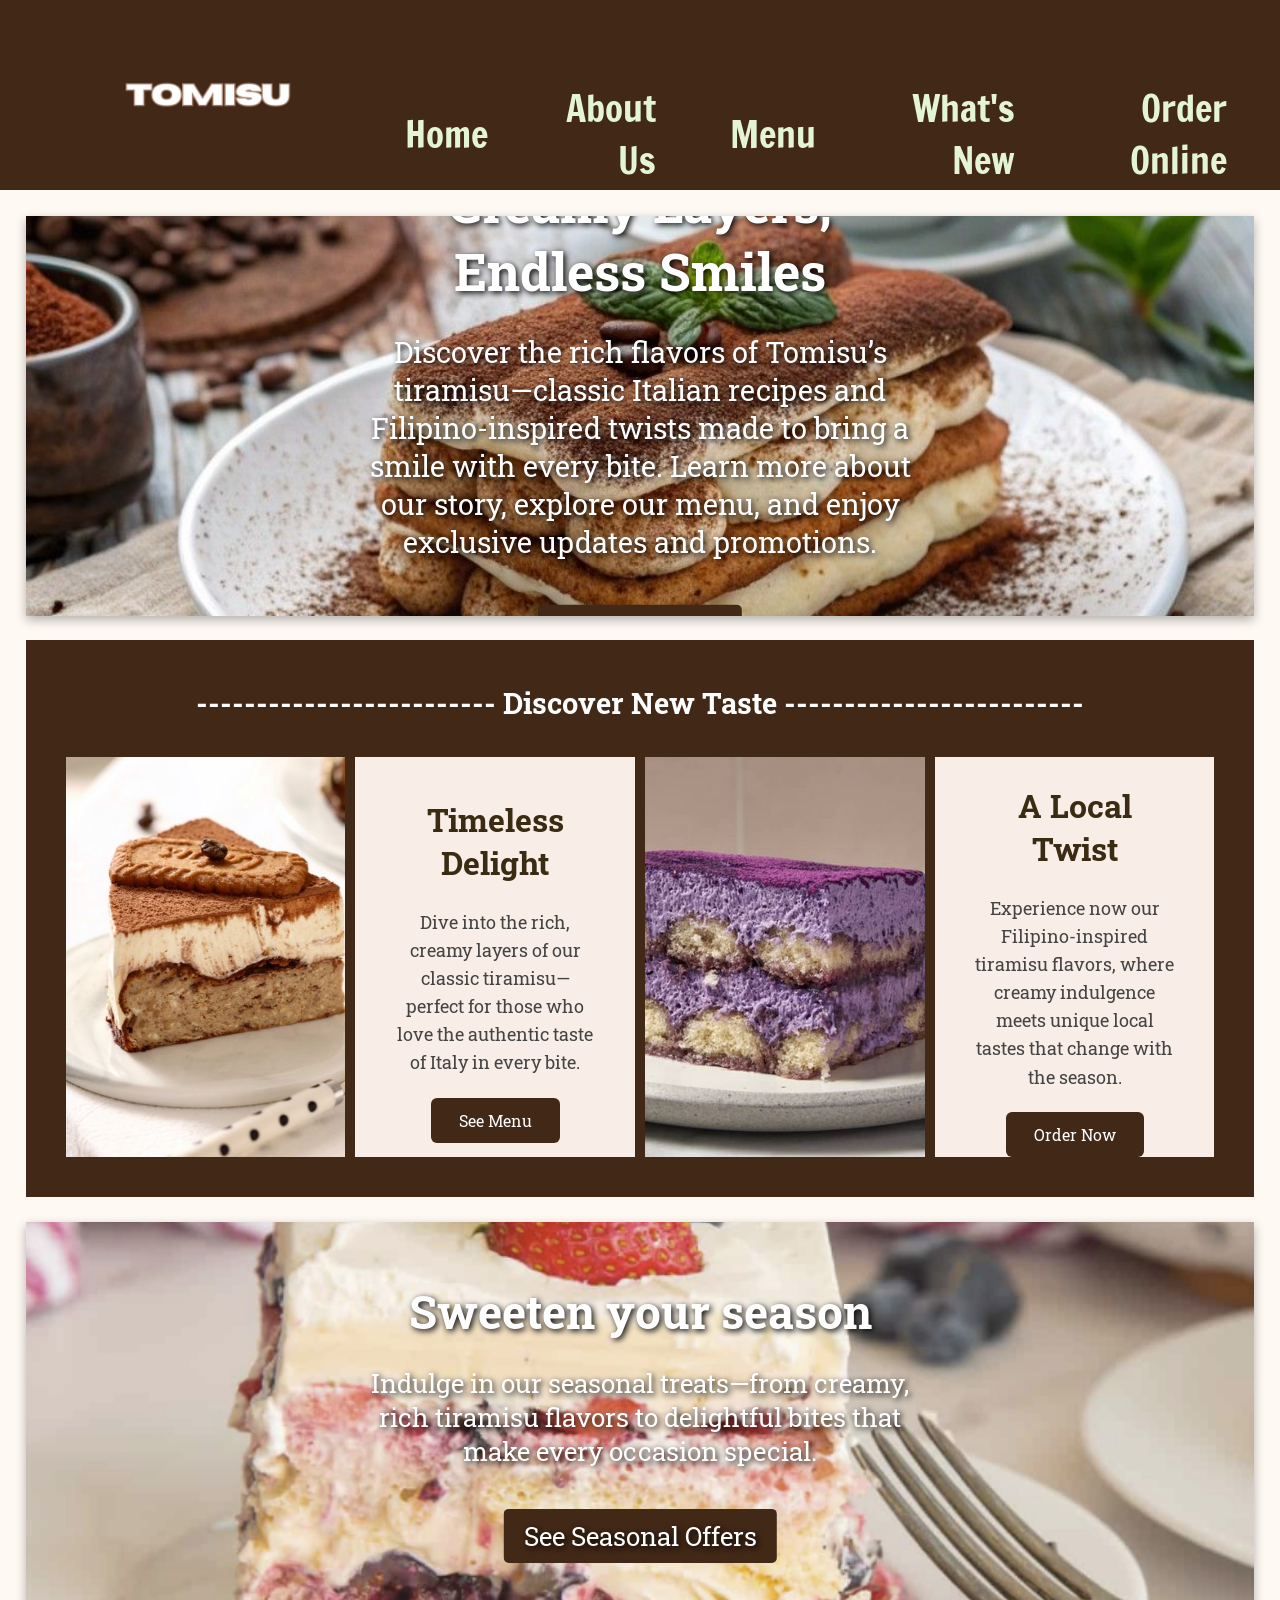
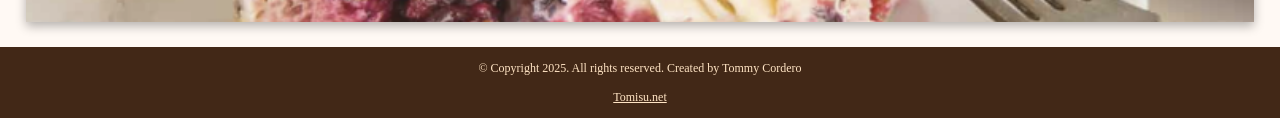
<file: index.html>
<!DOCTYPE html>
<html lang="en">
<head>
    <!--
    CORDERO, TOMMY C.
    WD - 202
    Final Website
    Home Page
    -->
    <title>Tomisu</title>
    <meta charset = "UTF-8">
    <meta name = "viewport" content = "width=device-width, initial-scale-1.0" />
    <link href="https://fonts.googleapis.com/css2?family=Francois+One&family=Roboto+Slab:wght@100..900&display=swap" rel="stylesheet">
    <link rel = "stylesheet" href = "styles.css" type = "text/css"/> 

    <link rel="shortcut icon" href="imgs/Tomizuu.png" />
    <link rel="icon"  type = "image/png" sizes="32x32" href="imgs/Tomizuu.png">
    <link rel="icon" sizes="180x180" href="imgs/Tomizuu.png">
    <link rel="icon" sizes="192x192" href="imgs/Tomizuu.png">
</head>

<body>
    <div id="container">
        <header>
            <a href="index.html">
                <img src="imgs/Tomizu.png" alt="Logo of tomisu" class = "Logo"/>
            </a>
        </header>

        <nav>
            <ul>
                <li><a href="index.html">Home</a> </li>
                <li><a href="About_Us.html">About Us</a> </li>
                <li><a href="Menu.html">Menu</a> </li>
                <li><a href="What's_New.html">What's New</a></li>
                <li><a href="Order_Online.html">Order Online</a></li>
            </ul>
        </nav>
    </div>    

    <div>
        <main> 
        <div class="tiramisu-banner">
            <img src="imgs/background_tiramisu.jpg" alt="A landscape of tiramisu" class="banner-image" />
            <div class="banner-text">
                <h1>Creamy Layers, Endless Smiles</h1>
                <p>
                    Discover the rich flavors of Tomisu’s tiramisu—classic Italian recipes and Filipino-inspired twists made to bring a
                    smile with every bite. Learn more about our story, explore our menu, and enjoy exclusive updates and promotions.
                </p>
                <a href="About_Us.html" class="learn-more-button">Learn More!</a>
            </div>
        </div>

        <section class="discover">
            <h1 class="discover-title">------------------------- Discover New Taste -------------------------</h1>

            <div class="discover-grid">
                <!-- Image 1 -->
                <div class="grid-item image-block">
                <img src="imgs/biscoff.jpg" alt="Biscoff Tiramisu" />
                </div>

                <!-- Text 1 -->
                <div class="grid-item text-block">
                <h2>Timeless Delight</h2>
                <p>
                    Dive into the rich, creamy layers of our classic tiramisu—perfect for those
                    who love the authentic taste of Italy in every bite.
                </p>
                <a href="Menu.html" class="btn">See Menu</a>
                </div>

                <!-- Image 2 -->
                <div class="grid-item image-block">
                <img src="imgs/ube.jfif" alt="Ube Tiramisu" />
                </div>

                <!-- Text 2 -->
                <div class="grid-item text-block">
                <h2>A Local Twist</h2>
                <p>
                    Experience now our Filipino-inspired tiramisu flavors, where creamy indulgence
                    meets unique local tastes that change with the season.
                </p>
                <a href="Order_Online.html" class="btn">Order Now</a>
                </div>
            </div>
            </section>

        <div class="tiramisu-banner">
            <div class="fruity-banner-text">
                <h1>Sweeten your season </h1>
                <p>
                  Indulge in our seasonal treats—from creamy, rich tiramisu flavors to delightful bites that make every occasion special.
                </p>
                <a href="What's_New.html" class="learn-more-button-fruity">See Seasonal Offers</a>
            </div>
            <img src="imgs/fruity.png" alt="A landscape of fruity tiramisu" class="banner-image" />
        </div>  


        </main>

        <footer>
            <p>&copy; Copyright 2025. All rights reserved. Created by Tommy Cordero</p>
            <p><a href="mailto:Tomisu.net">Tomisu.net</a></p>
        </footer>
    </div>
</body>
</html>
</file>
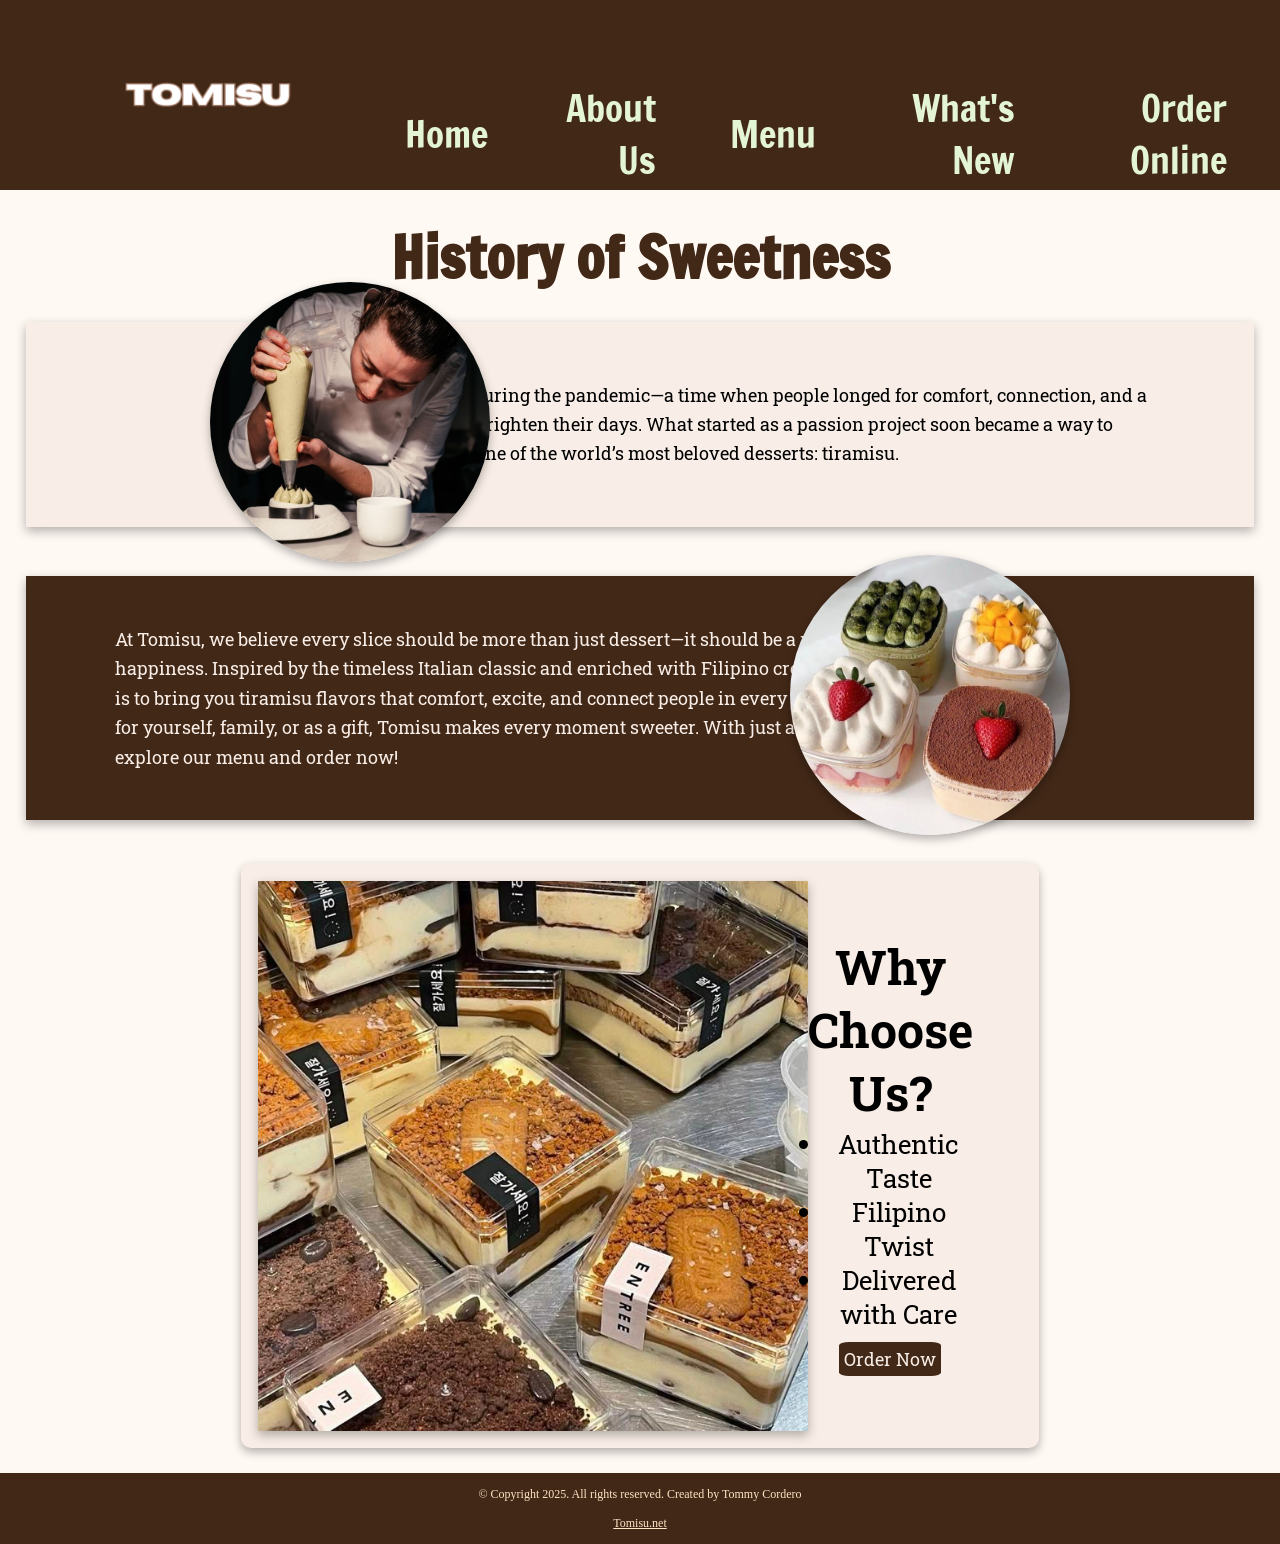
<file: About_Us.html>
<!DOCTYPE html>
<html lang="en">
<head>
    <!--
    CORDERO, TOMMY C.
    WD - 202
    About Us Page
    -->
    <title>Tomisu</title>
    <meta charset = "UTF-8">
    <meta name = "viewport" content = "width=device-width, initial-scale-1.0" />
    <link href="https://fonts.googleapis.com/css2?family=Francois+One&family=Roboto+Slab:wght@100..900&display=swap" rel="stylesheet">
    <link rel = "stylesheet" href = "styles.css" type = "text/css"/> 

    <link rel="shortcut icon" href="imgs/Tomizu.png" />
    <link rel="icon"  type = "image/png" sizes="32x32" href="imgs/Tomizuu.png">
    <link rel="icon" sizes="180x180" href="imgs/Tomizuu.png">
    <link rel="icon" sizes="192x192" href="imgs/Tomizuu.png">
</head>

<body>
    <div id="container">
        <header>
            <a href="index.html">
                <img src="imgs/Tomizu.png" alt="Logo of tomisu" class = "Logo"/>
            </a>
        </header>

        <nav>
            <ul>
                <li><a href="index.html">Home</a> </li>
                <li><a href="About_Us.html">About Us</a> </li>
                <li><a href="Menu.html">Menu</a> </li>
                <li><a href="What's_New.html">What's New</a></li>
                <li><a href="Order_Online.html">Order Online</a></li>
            </ul>
        </nav>
        <main> 
           
           <div class="about-text"><h1>History of Sweetness</h1></div>
           <section class="history-section">
           <img src="imgs/chef.jfif" alt="One of the baker/chef in Tomisu" class="chef">
           <div class="history-text">
                <p>
                Tomisu was born during the pandemic—a time when people longed for comfort, connection, and a little sweetness to brighten their days. What started 
                as a passion project soon became a way to share joy through one of the world’s most beloved desserts: tiramisu.
                </p>
            </div>
            </section>

           <section class="history-section2">
           <img src="imgs/tiramisus.jfif" alt="Lots of Tiramisu" class="tiramisus">
           <div class="history-text2">
                <p>
               At Tomisu, we believe every slice should be more than just dessert—it should be a moment of happiness. Inspired by the timeless Italian classic and enriched with Filipino creativity, our mission is to bring you tiramisu flavors that comfort, excite, and connect people in every layer.

                Whether it’s for yourself, family, or as a gift, Tomisu makes every moment sweeter. With just a few clicks, you can explore our menu and order now!
                </p>
            </div>
            </section>

            <section class="choose-section">
                <img src ="imgs/choose_tomisu.jfif" alt ="A picture of tiramisu" class="choose-tomisu"/>
           <div class="choose-text">
               <h1>Why Choose Us?</h1>
               <ul>
                <li>Authentic Taste</li>
                <li>Filipino Twist</li>
                <li>Delivered with Care</li>
               </ul>
               <a href="Order_Online.html" class="order-now">Order Now</a>
            </div>
            </section>

        </main>

        <footer>
            <p>&copy; Copyright 2025. All rights reserved. Created by Tommy Cordero</p>
            <p><a href="mailto:Tomisu.net">Tomisu.net</a></p>
        </footer>
    </div>
</body>
</html>
</file>
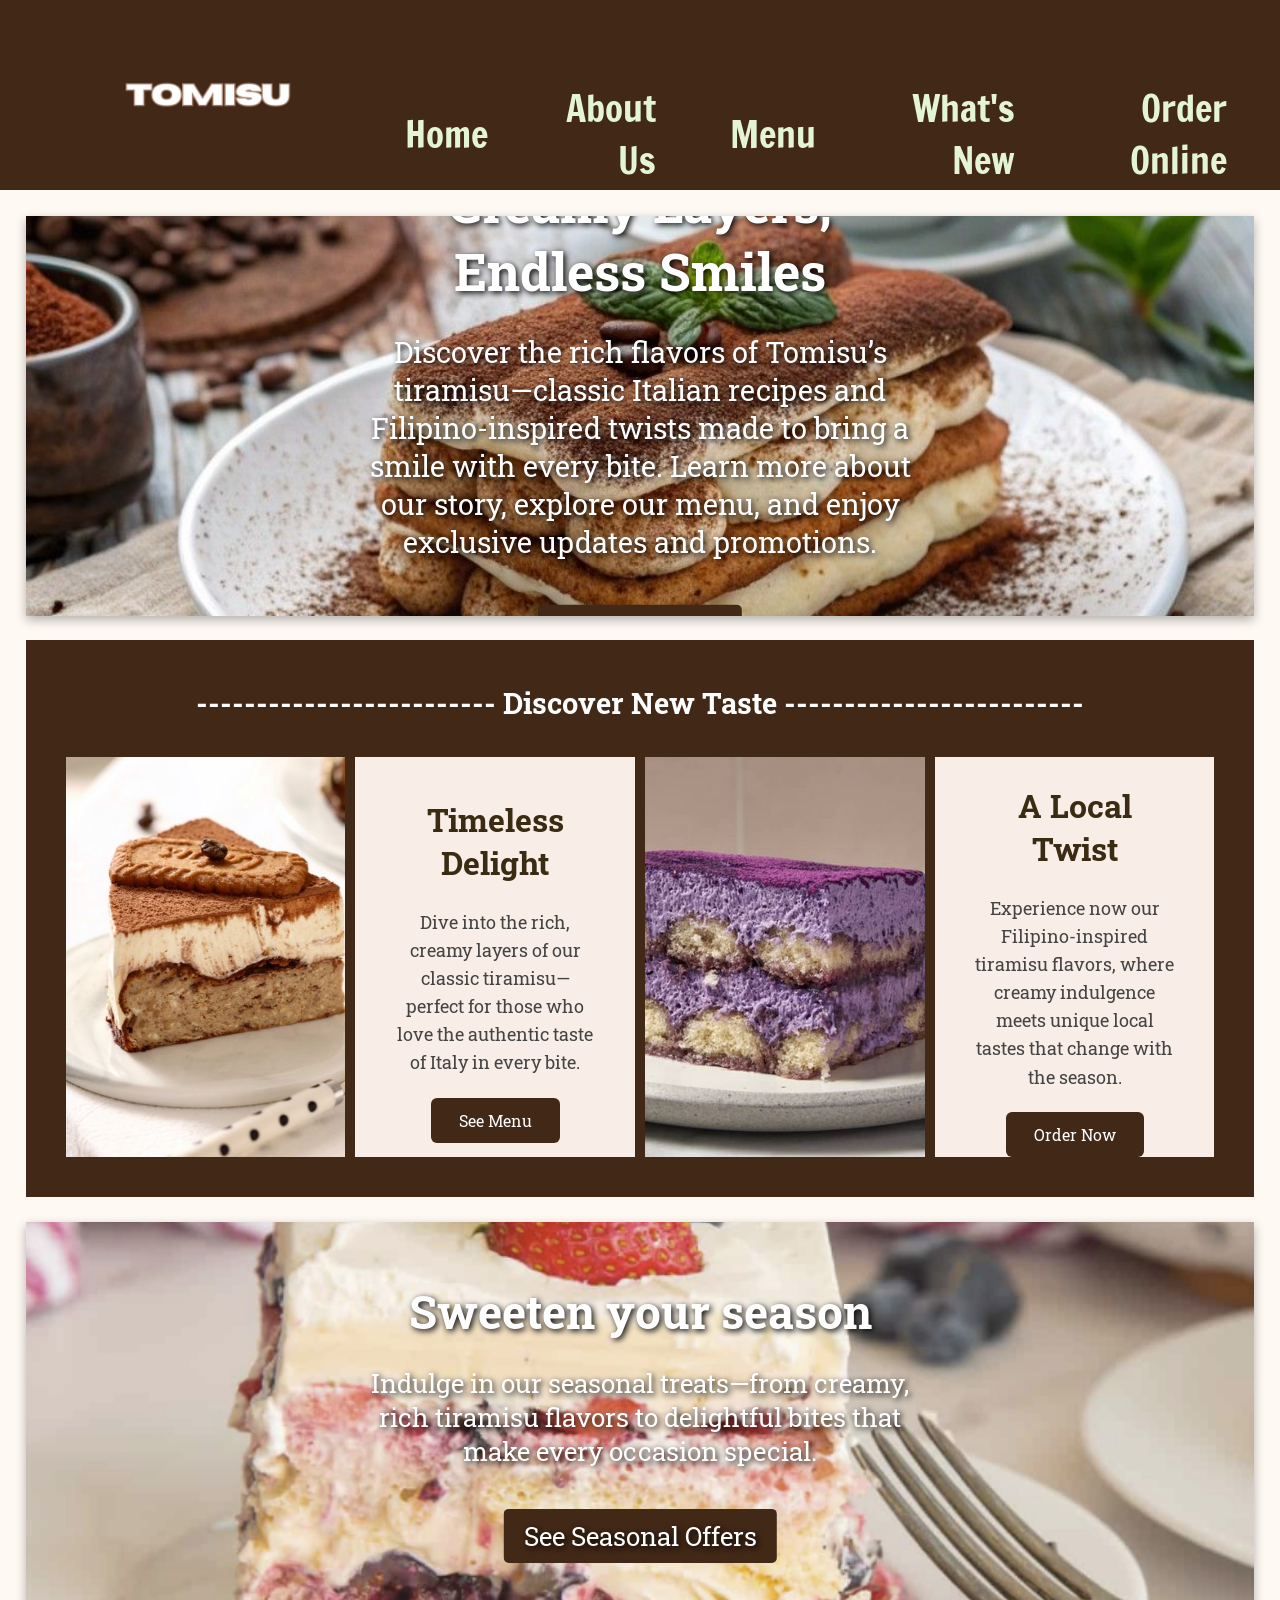
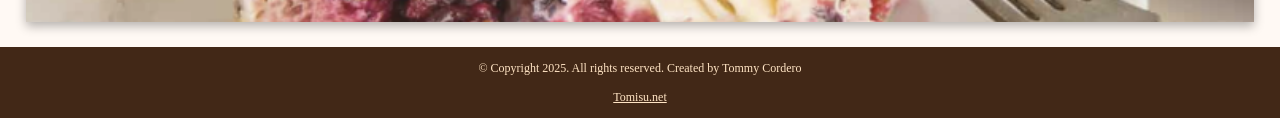
<file: Home.html>
<!DOCTYPE html>
<html lang="en">
<head>
    <!--
    CORDERO, TOMMY C.
    WD - 202
    Final Website
    Home Page
    -->
    <title>Tomisu</title>
    <meta charset = "UTF-8">
    <meta name = "viewport" content = "width=device-width, initial-scale-1.0" />
    <link href="https://fonts.googleapis.com/css2?family=Francois+One&family=Roboto+Slab:wght@100..900&display=swap" rel="stylesheet">
    <link rel = "stylesheet" href = "styles.css" type = "text/css"/> 

    <link rel="shortcut icon" href="imgs/Tomizuu.png" />
    <link rel="icon"  type = "image/png" sizes="32x32" href="imgs/Tomizuu.png">
    <link rel="icon" sizes="180x180" href="imgs/Tomizuu.png">
    <link rel="icon" sizes="192x192" href="imgs/Tomizuu.png">
</head>

<body>
    <div id="container">
        <header>
            <a href="Home.html">
                <img src="imgs/Tomizu.png" alt="Logo of tomisu" class = "Logo"/>
            </a>
        </header>

        <nav>
            <ul>
                <li><a href="Home.html">Home</a> </li>
                <li><a href="About_Us.html">About Us</a> </li>
                <li><a href="Menu.html">Menu</a> </li>
                <li><a href="What's_New.html">What's New</a></li>
                <li><a href="Order_Online.html">Order Online</a></li>
            </ul>
        </nav>
    </div>    

    <div>
        <main> 
        <div class="tiramisu-banner">
            <img src="imgs/background_tiramisu.jpg" alt="A landscape of tiramisu" class="banner-image" />
            <div class="banner-text">
                <h1>Creamy Layers, Endless Smiles</h1>
                <p>
                    Discover the rich flavors of Tomisu’s tiramisu—classic Italian recipes and Filipino-inspired twists made to bring a
                    smile with every bite. Learn more about our story, explore our menu, and enjoy exclusive updates and promotions.
                </p>
                <a href="About_Us.html" class="learn-more-button">Learn More!</a>
            </div>
        </div>

        <section class="discover">
            <h1 class="discover-title">------------------------- Discover New Taste -------------------------</h1>

            <div class="discover-grid">
                <!-- Image 1 -->
                <div class="grid-item image-block">
                <img src="imgs/biscoff.jpg" alt="Biscoff Tiramisu" />
                </div>

                <!-- Text 1 -->
                <div class="grid-item text-block">
                <h2>Timeless Delight</h2>
                <p>
                    Dive into the rich, creamy layers of our classic tiramisu—perfect for those
                    who love the authentic taste of Italy in every bite.
                </p>
                <a href="Menu.html" class="btn">See Menu</a>
                </div>

                <!-- Image 2 -->
                <div class="grid-item image-block">
                <img src="imgs/ube.jfif" alt="Ube Tiramisu" />
                </div>

                <!-- Text 2 -->
                <div class="grid-item text-block">
                <h2>A Local Twist</h2>
                <p>
                    Experience now our Filipino-inspired tiramisu flavors, where creamy indulgence
                    meets unique local tastes that change with the season.
                </p>
                <a href="Order_Online.html" class="btn">Order Now</a>
                </div>
            </div>
            </section>

        <div class="tiramisu-banner">
            <div class="fruity-banner-text">
                <h1>Sweeten your season </h1>
                <p>
                  Indulge in our seasonal treats—from creamy, rich tiramisu flavors to delightful bites that make every occasion special.
                </p>
                <a href="What's_New.html" class="learn-more-button-fruity">See Seasonal Offers</a>
            </div>
            <img src="imgs/fruity.png" alt="A landscape of fruity tiramisu" class="banner-image" />
        </div>  


        </main>

        <footer>
            <p>&copy; Copyright 2025. All rights reserved. Created by Tommy Cordero</p>
            <p><a href="mailto:Tomisu.net">Tomisu.net</a></p>
        </footer>
    </div>
</body>
</html>
</file>
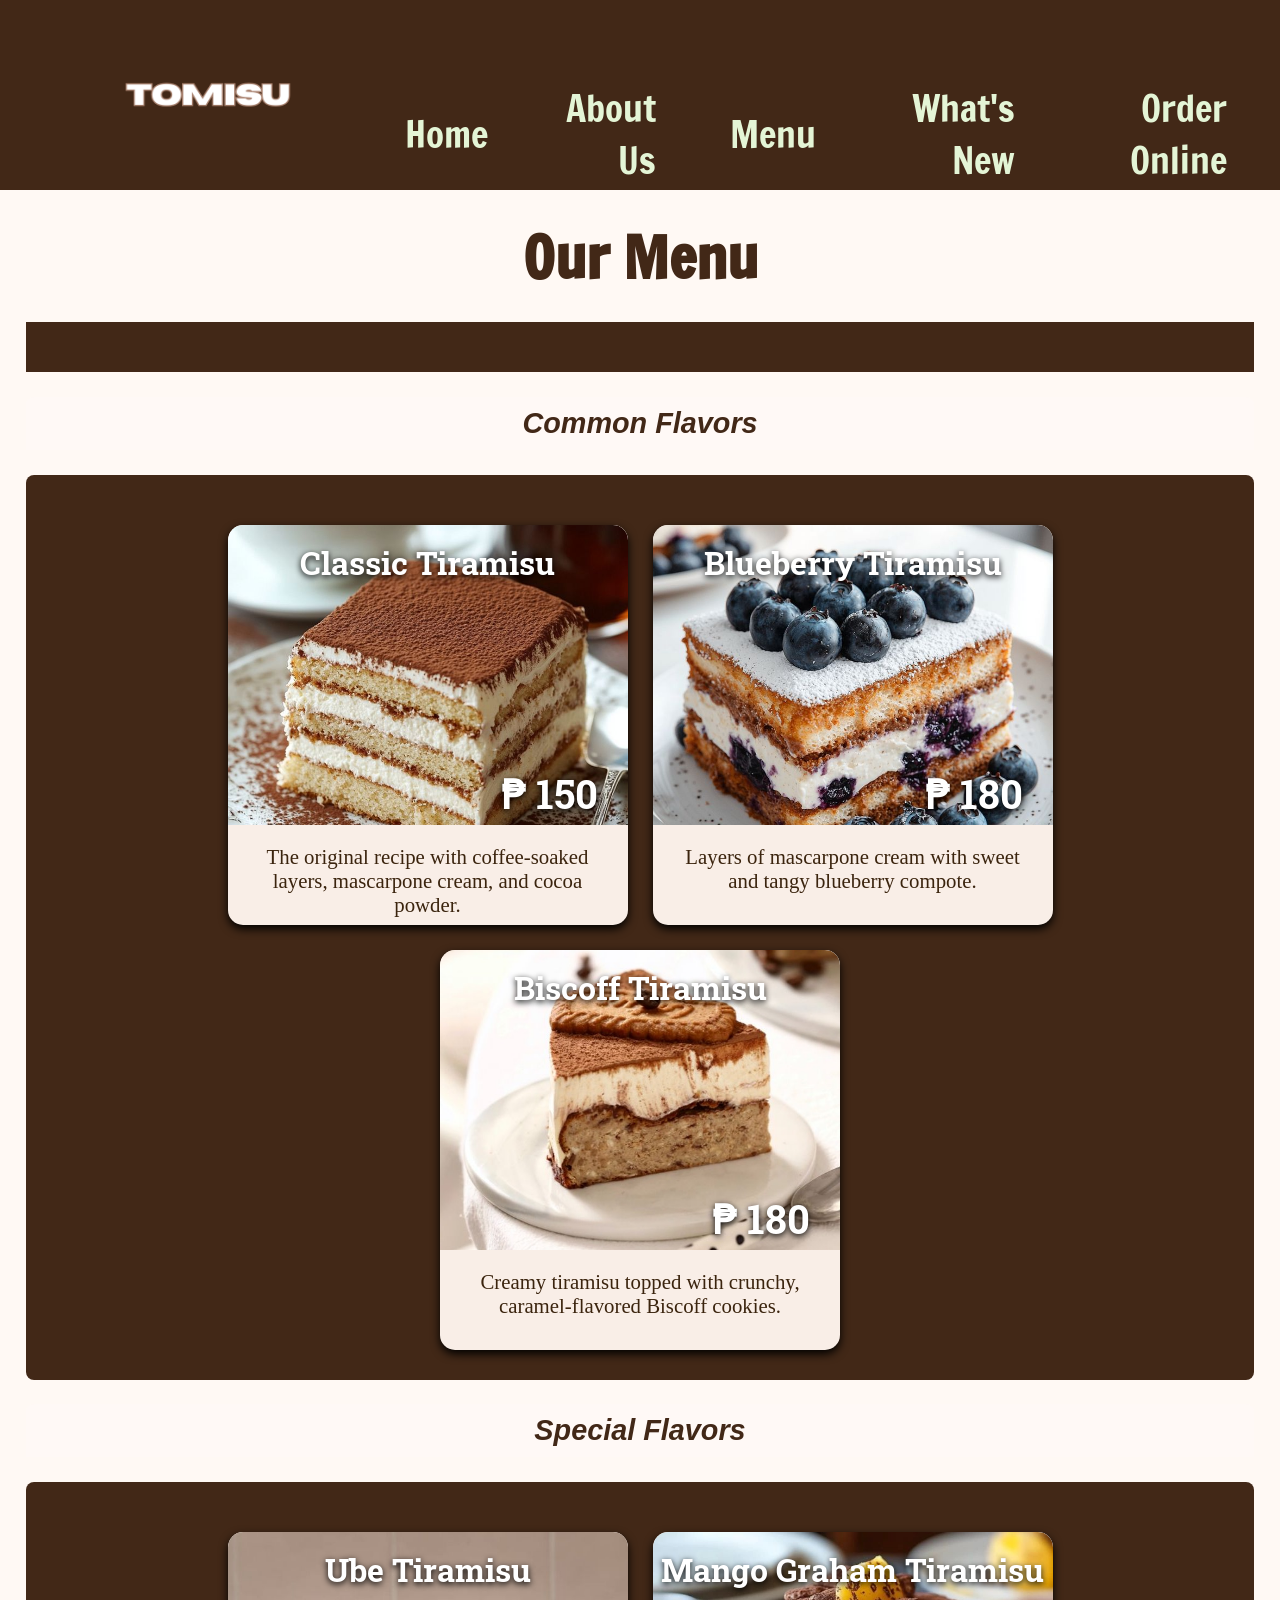
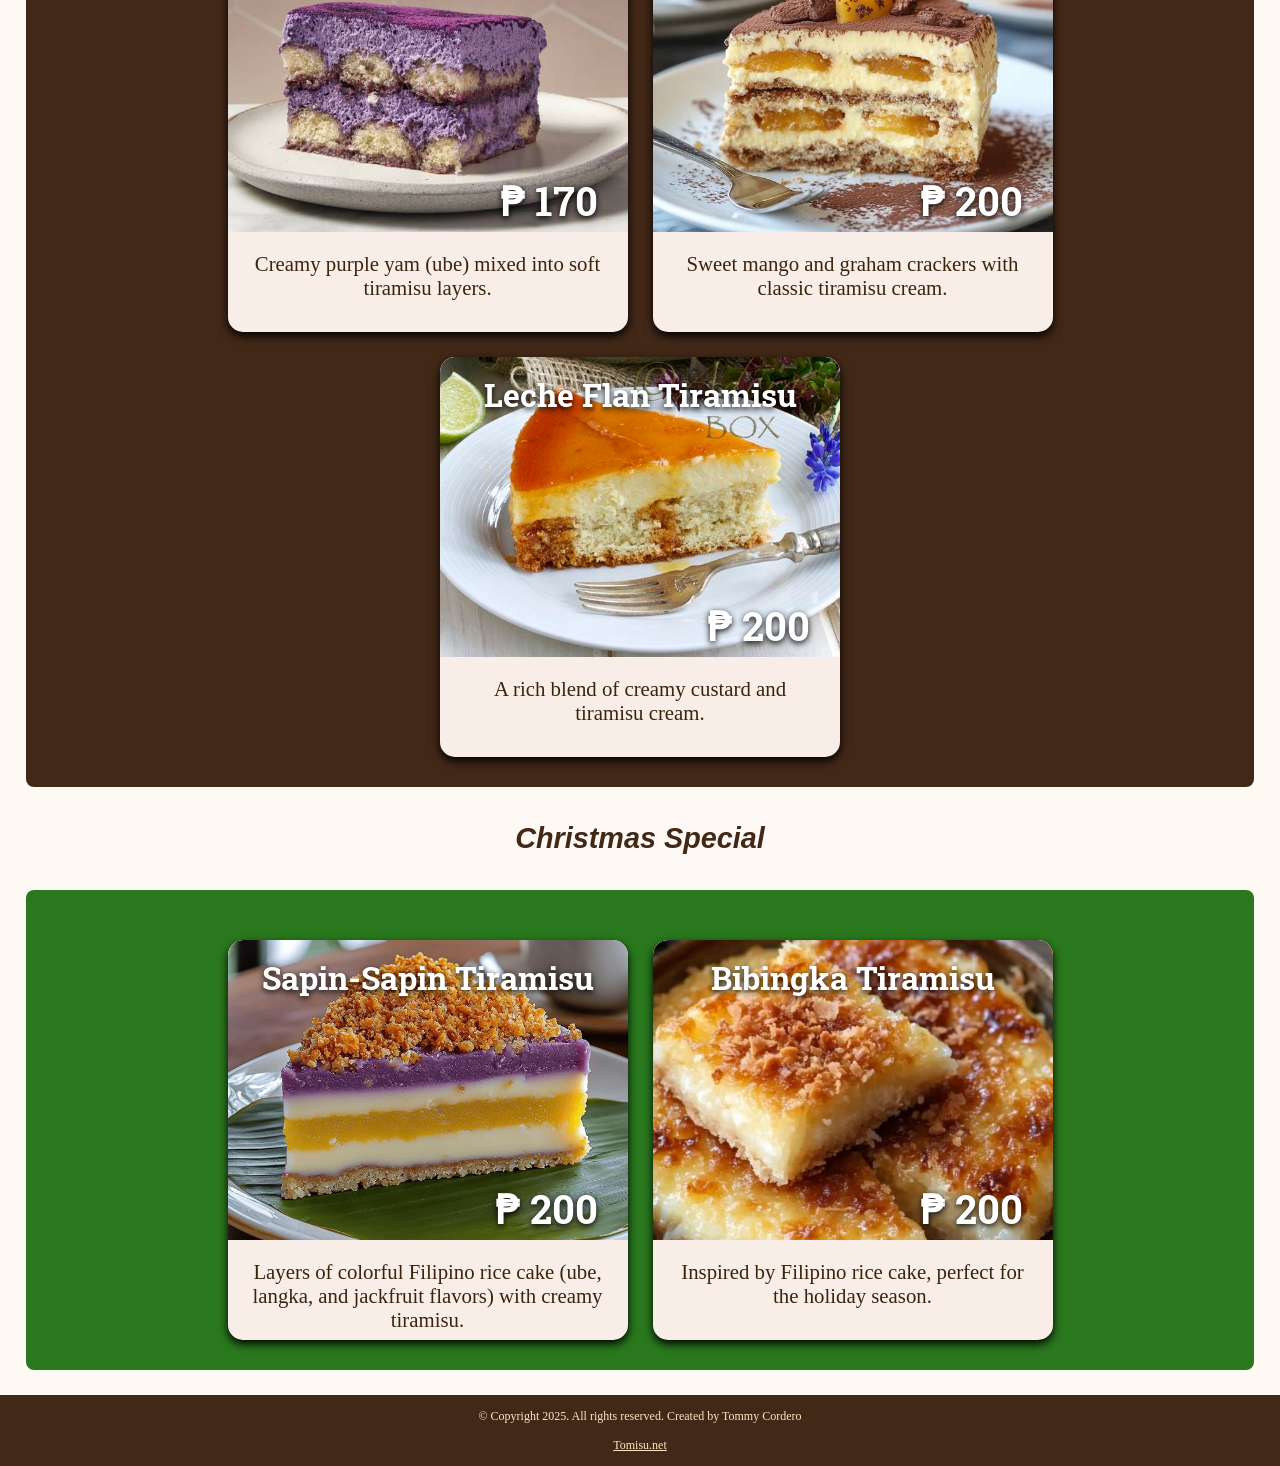
<file: Menu.html>
<!DOCTYPE html>
<html lang="en">
<head>
    <!--
    CORDERO, TOMMY C.
    WD - 202
    Menu Page
    -->
    <title>Tomisu</title>
    <meta charset = "UTF-8">
    <meta name = "viewport" content = "width=device-width, initial-scale-1.0" />
    <link href="https://fonts.googleapis.com/css2?family=Francois+One&family=Roboto+Slab:wght@100..900&display=swap" rel="stylesheet">
    <link rel = "stylesheet" href = "styles.css" type = "text/css"/> 

    <link rel="shortcut icon" href="imgs/Tomizuu.png" />
    <link rel="icon"  type = "image/png" sizes="32x32" href="imgs/Tomizuu.png">
    <link rel="icon" sizes="180x180" href="imgs/Tomizuu.png">
    <link rel="icon" sizes="192x192" href="imgs/Tomizuu.png">
</head>

<body>
    <div id="container">
        <header>
            <a href="index.html">
                <img src="imgs/Tomizu.png" alt="Logo of tomisu" class = "Logo"/>
            </a>
        </header>

        <nav>
            <ul>
                <li><a href="index.html">Home</a> </li>
                <li><a href="About_Us.html">About Us</a> </li>
                <li><a href="Menu.html">Menu</a> </li>
                <li><a href="What's_New.html">What's New</a></li>
                <li><a href="Order_Online.html">Order Online</a></li>
            </ul>
        </nav>
        <main> 
           <div class="about-text"><h1>Our Menu</h1></div>
           <div class = "border"></div>
           <h2 class = "common-text">Common Flavors</h2>
           <section class = "Flavors-section">
                <div class="menu-grid">
                    <div>
                        <h1>Classic Tiramisu</h1>
                        <img src ="imgs/classic-t.jfif" alt ="Classic Tiramisu" class = "classic-t"/>
                        <h2><bold>₱ 150</bold></h2>
                        <p>The original recipe with coffee-soaked layers, mascarpone cream, and cocoa powder.</p>
                    </div>
                    <div>
                        <h1>Blueberry Tiramisu</h1>
                        <img src ="imgs/blueberry-t.jfif" alt ="Blueberry Tiramisu" class = "blueberry-t"/>
                        <h2><bold>₱ 180</bold></h2>
                        <p>Layers of mascarpone cream with sweet and tangy blueberry compote.</p>
                    </div>

                    <div>
                        <h1>Biscoff Tiramisu</h1>
                        <img src ="imgs/biscoff-t.jpg" alt ="Biscoff Tiramisu" class = "biscoff-t"/>
                        <h2><bold>₱ 180</bold></h2>
                        <p>Creamy tiramisu topped with crunchy, caramel-flavored Biscoff cookies.</p>
                    </div>
                </div>    
            </section>

            <h2 class="common-text">Special Flavors</h2>
            <section class = special-flavor>
                    <div class="menu-grid">
                        <div>
                            <h1>Ube Tiramisu</h1>
                            <img src ="imgs/ube-t.jfif" alt ="Ube Tiramisu" class = "ube-t"/>
                            <h2><bold>₱ 170</bold></h2>
                            <p>Creamy purple yam (ube) mixed into soft tiramisu layers.</p>
                        </div>

                        <div>
                            <h1>Mango Graham Tiramisu</h1>
                            <img src ="imgs/mango-t.jfif" alt ="Mango Graham Tiramisu" class = "mango-t"/>
                            <h2><bold>₱ 200</bold></h2>
                            <p>Sweet mango and graham crackers with classic tiramisu cream.</p>
                        </div>

                        <div>
                            <h1>Leche Flan Tiramisu</h1>
                            <img src ="imgs/flan-t.jfif" alt ="Leche Flan Tiramisu" class = "flan-t"/>
                            <h2><bold>₱ 200</bold></h2>
                            <p>A rich blend of creamy custard and tiramisu cream.</p>
                        </div>
                    </div>    
            </section>

            <h2 class ="common-text">Christmas Special</h2>
            <section class = christmas-flavor>
                <div class="menu-grid">
                    <div>
                        <h1>Sapin-Sapin Tiramisu</h1>
                        <img src ="imgs/sapin-t.jfif" alt ="Sapin-Sapin Tiramisu" class = "sapin-t"/>
                        <h2><bold>₱ 200</bold></h2>
                        <p>Layers of colorful Filipino rice cake (ube, langka, and jackfruit flavors) with creamy tiramisu.</p>
                    </div>

                    <div>
                        <h1>Bibingka Tiramisu</h1>
                        <img src ="imgs/bibingka-t.jfif" alt ="Bibingka Tiramisu" class = "bibingka-t"/>
                        <h2><bold>₱ 200</bold></h2>
                        <p>Inspired by Filipino rice cake, perfect for the holiday season.</p>
                    </div>
                </div>
            </section>
        </main>

        <footer>
            <p>&copy; Copyright 2025. All rights reserved. Created by Tommy Cordero</p>
            <p><a href="mailto:Tomisu.net">Tomisu.net</a></p>
        </footer>
    </div>
</body>

</html>
</file>
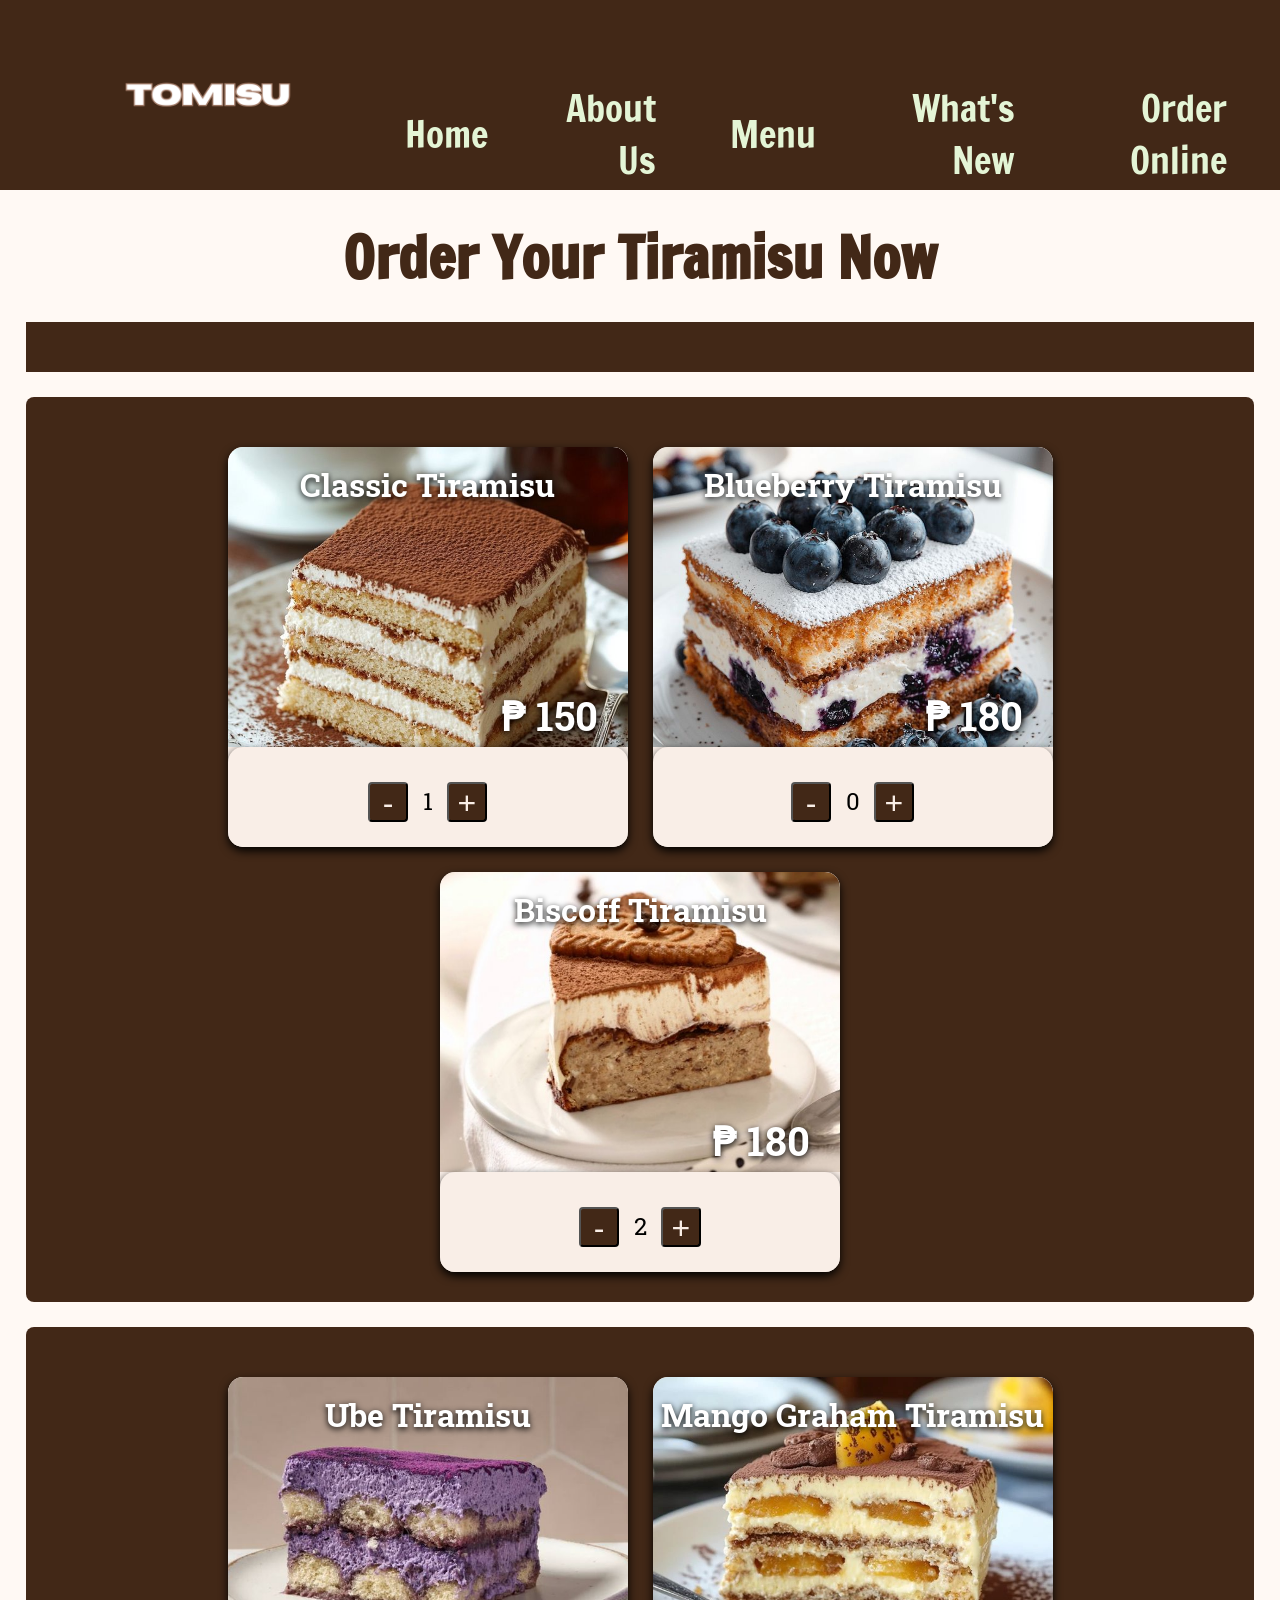
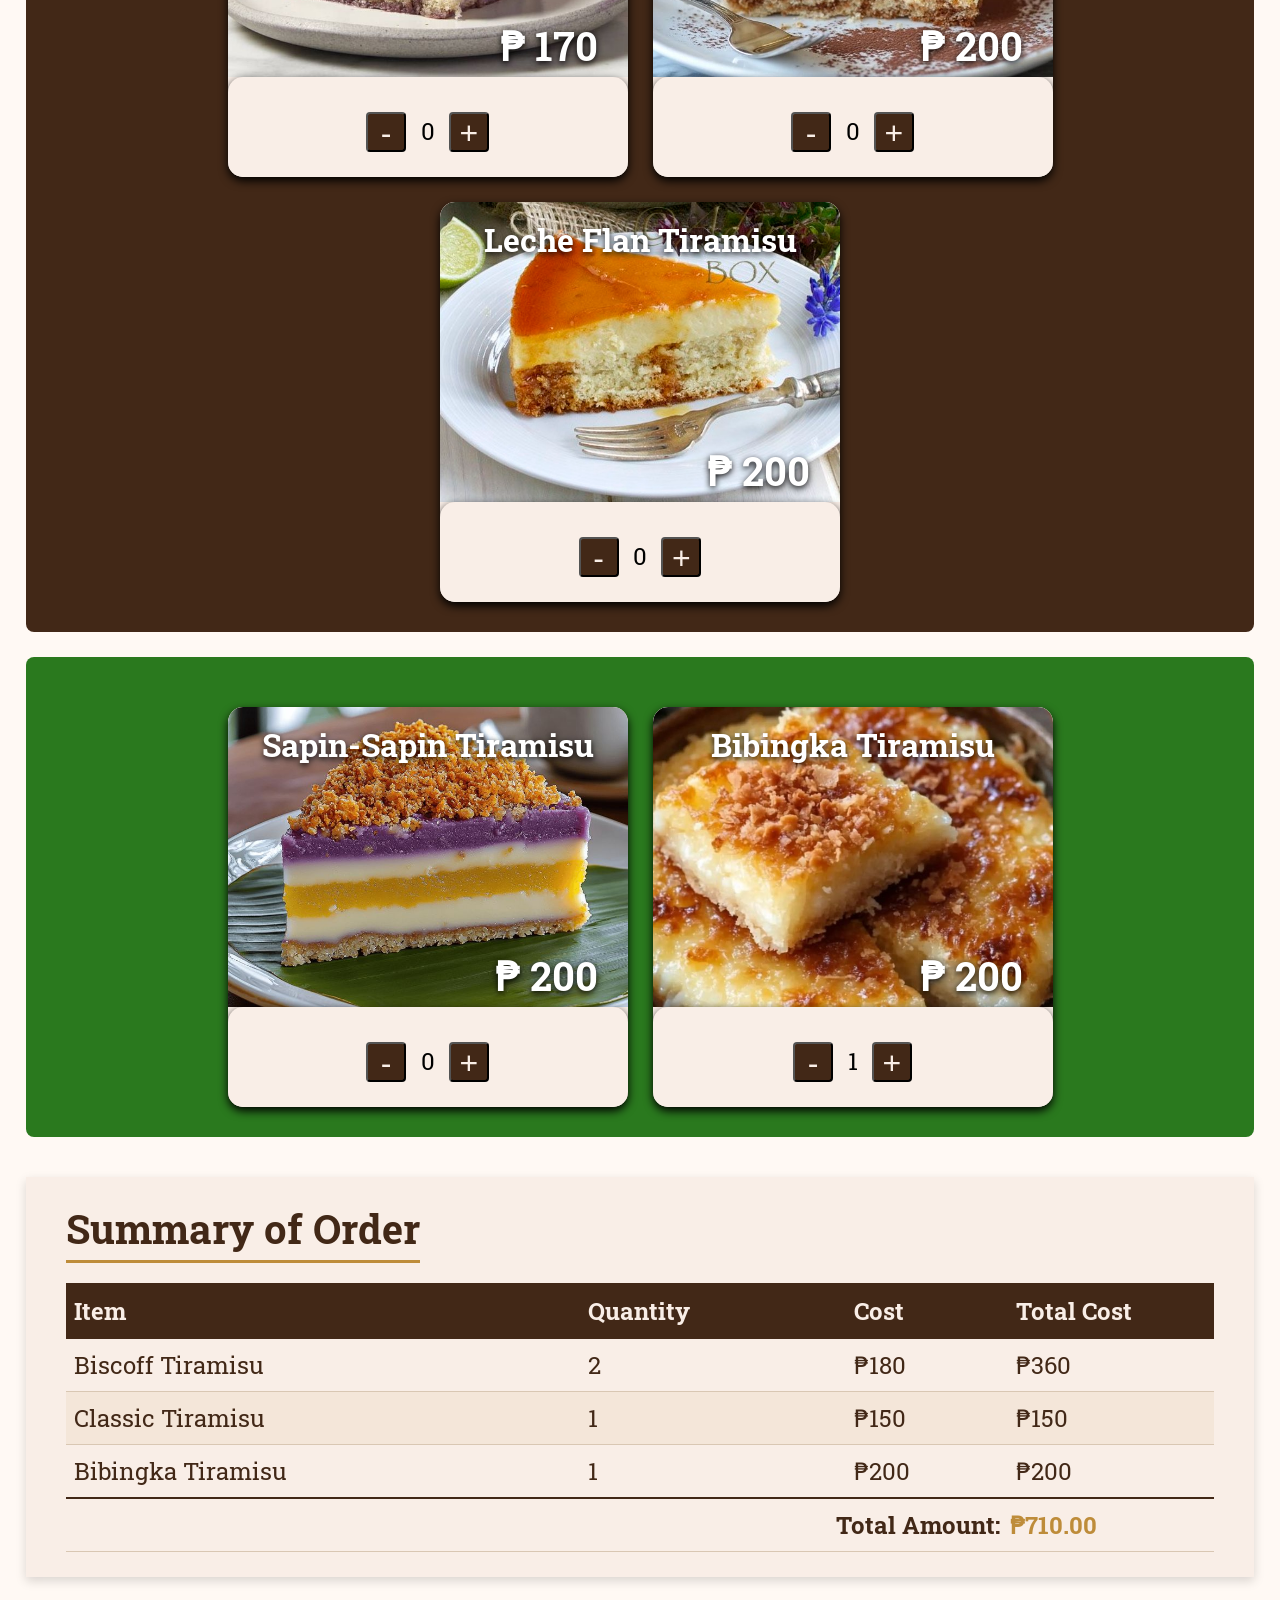
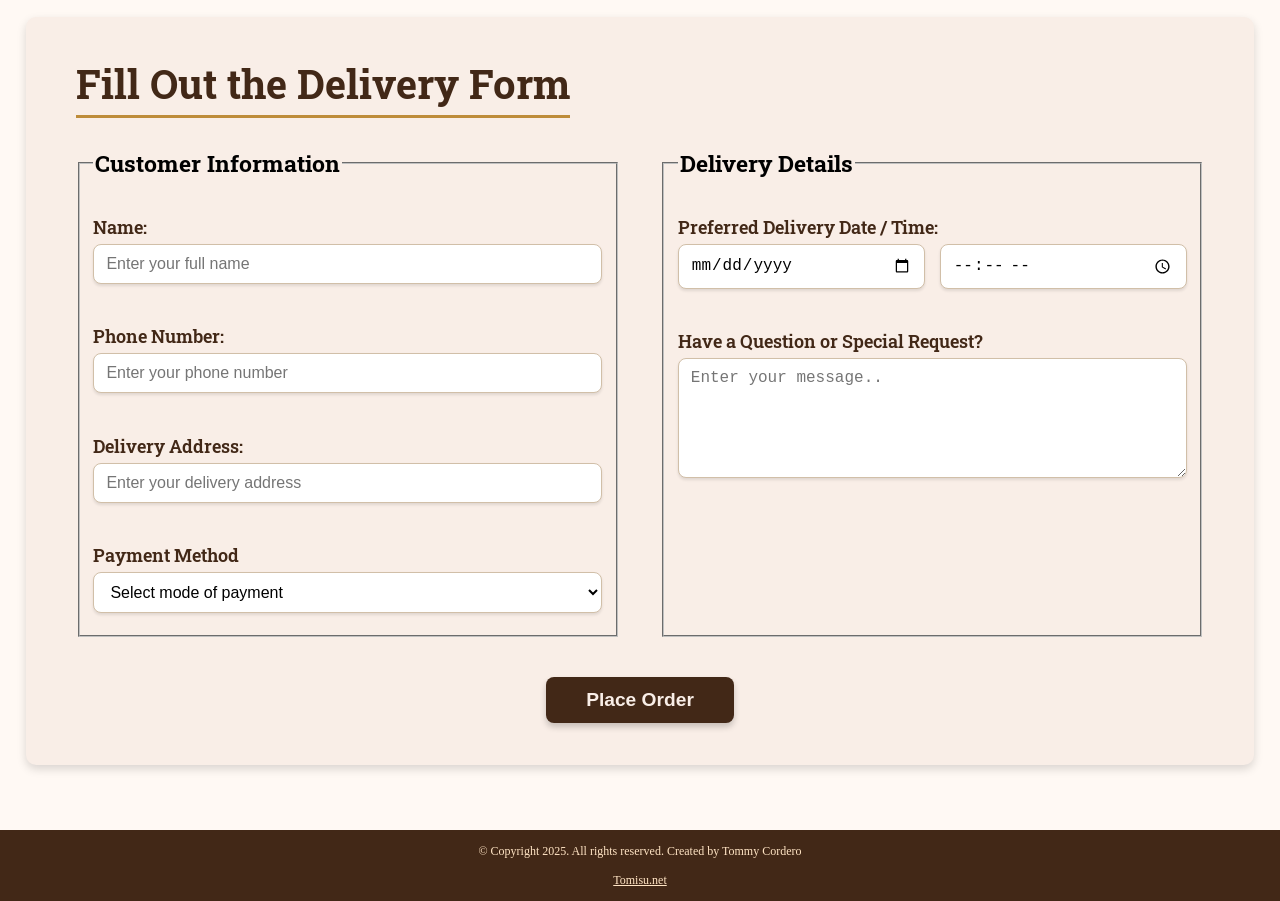
<file: Order_Online.html>
<!DOCTYPE html>
<html lang="en">
<head>
    <!--
    CORDERO, TOMMY C.
    WD - 202
    Order - Online Page
    -->
    <title>Tomisu</title>
    <meta charset = "UTF-8">
    <meta name = "viewport" content = "width=device-width, initial-scale-1.0" />
    <link href="https://fonts.googleapis.com/css2?family=Francois+One&family=Roboto+Slab:wght@100..900&display=swap" rel="stylesheet">
    <link rel = "stylesheet" href = "styles.css" type = "text/css"/> 

    <link rel="shortcut icon" href="imgs/Tomizuu.png" />
    <link rel="icon"  type = "image/png" sizes="32x32" href="imgs/Tomizuu.png">
    <link rel="icon" sizes="180x180" href="imgs/Tomizuu.png">
    <link rel="icon" sizes="192x192" href="imgs/Tomizuu.png">
</head>

<body>
    <div id="container">
        <header>
            <a href="index.html">
                <img src="imgs/Tomizu.png" alt="Logo of tomisu" class = "Logo"/>
            </a>
        </header>

        <nav>
            <ul>
                <li><a href="index.html">Home</a> </li>
                <li><a href="About_Us.html">About Us</a> </li>
                <li><a href="Menu.html">Menu</a> </li>
                <li><a href="What's_New.html">What's New</a></li>
                <li><a href="Order_Online.html">Order Online</a></li>
            </ul>
        </nav>
        <main> 
           <div class="about-text"><h1>Order Your Tiramisu Now</h1></div>
           <div class = "border"></div>
            <section class = "Flavors-section">
                <div class="menu-grid2">
                    <div>
                        <h1>Classic Tiramisu</h1>
                        <img src ="imgs/classic-t.jfif" alt ="Classic Tiramisu" class = "classic-t"/>
                        <h2><bold>₱ 150</bold></h2>
                            <div class="quantity-selector">
                                <button class="minus">-</button>
                                <span class="quantity">1</span>
                                <button class="plus">+</button>
                            </div>    
                        
                    </div>
                    <div>
                        <h1>Blueberry Tiramisu</h1>
                        <img src ="imgs/blueberry-t.jfif" alt ="Blueberry Tiramisu" class = "blueberry-t"/>
                        <h2><bold>₱ 180</bold></h2>
                            <div class="quantity-selector">
                                <button class="minus">-</button>
                                <span class="quantity">0</span>
                                <button class="plus">+</button>
                            </div>    
                        
                    </div>

                    <div>
                        <h1>Biscoff Tiramisu</h1>
                        <img src ="imgs/biscoff-t.jpg" alt ="Biscoff Tiramisu" class = "biscoff-t"/>
                        <h2><bold>₱ 180</bold></h2>
                            <div class="quantity-selector">
                                <button class="minus">-</button>
                                <span class="quantity">2</span>
                                <button class="plus">+</button>
                            </div>    
                        
                    </div>
                </div>    
            </section>

            <section class = special-flavor>
                    <div class="menu-grid2">
                        <div>
                            <h1>Ube Tiramisu</h1>
                            <img src ="imgs/ube-t.jfif" alt ="Ube Tiramisu" class = "ube-t"/>
                            <h2><bold>₱ 170</bold></h2>
                                <div class="quantity-selector">
                                    <button class="minus">-</button>
                                    <span class="quantity">0</span>
                                    <button class="plus">+</button>
                                </div>    
                        
                        </div>

                        <div>
                            <h1>Mango Graham Tiramisu</h1>
                            <img src ="imgs/mango-t.jfif" alt ="Mango Graham Tiramisu" class = "mango-t"/>
                            <h2><bold>₱ 200</bold></h2>
                                <div class="quantity-selector">
                                    <button class="minus">-</button>
                                    <span class="quantity">0</span>
                                    <button class="plus">+</button>
                                </div>    
                        
                        </div>

                        <div>
                            <h1>Leche Flan Tiramisu</h1>
                            <img src ="imgs/flan-t.jfif" alt ="Leche Flan Tiramisu" class = "flan-t"/>
                            <h2><bold>₱ 200</bold></h2>
                                <div class="quantity-selector">
                                    <button class="minus">-</button>
                                    <span class="quantity">0</span>
                                    <button class="plus">+</button>
                                </div>    
                        
                        </div>
                    </div>    
            </section>
            <section class = christmas-flavor>
                <div class="menu-grid2">
                    <div>
                        <h1>Sapin-Sapin Tiramisu</h1>
                        <img src ="imgs/sapin-t.jfif" alt ="Sapin-Sapin Tiramisu" class = "sapin-t"/>
                        <h2><bold>₱ 200</bold></h2>
                            <div class="quantity-selector">
                                <button class="minus">-</button>
                                <span class="quantity">0</span>
                                <button class="plus">+</button>
                            </div>    
                        
                    </div>

                    <div>
                        <h1>Bibingka Tiramisu</h1>
                        <img src ="imgs/bibingka-t.jfif" alt ="Bibingka Tiramisu" class = "bibingka-t"/>
                        <h2><bold>₱ 200</bold></h2>
                            <div class="quantity-selector">
                                <button class="minus">-</button>
                                <span class="quantity">1</span>
                                <button class="plus">+</button>
                            </div>    
                    </div>
                </div>
            </section>

          <section class="summary-section">
            <h1>Summary of Order</h1>

            <table class="order-summary">
                <thead>
                <tr>
                    <th>Item</th>
                    <th>Quantity</th>
                    <th>Cost</th>
                    <th>Total Cost</th>
                </tr>
                </thead>
                <tbody>
                <tr>
                    <td>Biscoff Tiramisu</td>
                    <td>2</td>
                    <td>₱180</td>
                    <td>₱360</td>
                </tr>
                <tr>
                    <td>Classic Tiramisu</td>
                    <td>1</td>
                    <td>₱150</td>
                    <td>₱150</td>
                </tr>
                <tr>
                    <td>Bibingka Tiramisu</td>
                    <td>1</td>
                    <td>₱200</td>
                    <td>₱200</td>
                </tr>
                </tbody>
                <tfoot>
                    <tr class="total-row">
                        <td colspan="3" class="label">Total Amount:</td>
                        <td class="amount">₱710.00</td>
                    </tr>
                </tfoot>

            </table>
            </section>

          <section class="form-section">
            <h1>Fill Out the Delivery Form</h1>

            <form class="delivery-form">
                <fieldset class="form-left">
                <legend>Customer Information</legend>

                <label for="name">Name:</label>
                <input type="text" id="name" placeholder="Enter your full name" required>

                <label for="phone">Phone Number:</label>
                <input type="tel" id="phone" placeholder="Enter your phone number" required>

                <label for="address">Delivery Address:</label>
                <input type="text" id="address" placeholder="Enter your delivery address" required>

                <label for="payment">Payment Method</label>
                <select id="payment" required>
                    <option>Select mode of payment</option>
                    <option>Cash on Delivery</option>
                    <option>Gcash</option>
                    <option>Bank Transfer</option>
                </select>
                </fieldset>

                <fieldset class="form-right">
                <legend>Delivery Details</legend>

                <label>Preferred Delivery Date / Time:</label>
                <div class="date-time">
                    <input type="date" id="date" required>
                    <input type="time" id="time" required>
                </div>

                <label>Have a Question or Special Request?</label>
                <textarea placeholder="Enter your message.."></textarea>
                </fieldset>

                <div class="form-submit">
                <button type="submit" class="submit-btn">Place Order</button>
                </div>
            </form>
            </section>

        </main>

        <footer>
            <p>&copy; Copyright 2025. All rights reserved. Created by Tommy Cordero</p>
            <p><a href="mailto:Tomisu.net">Tomisu.net</a></p>
        </footer>
    </div>
</body>
</html>
</file>
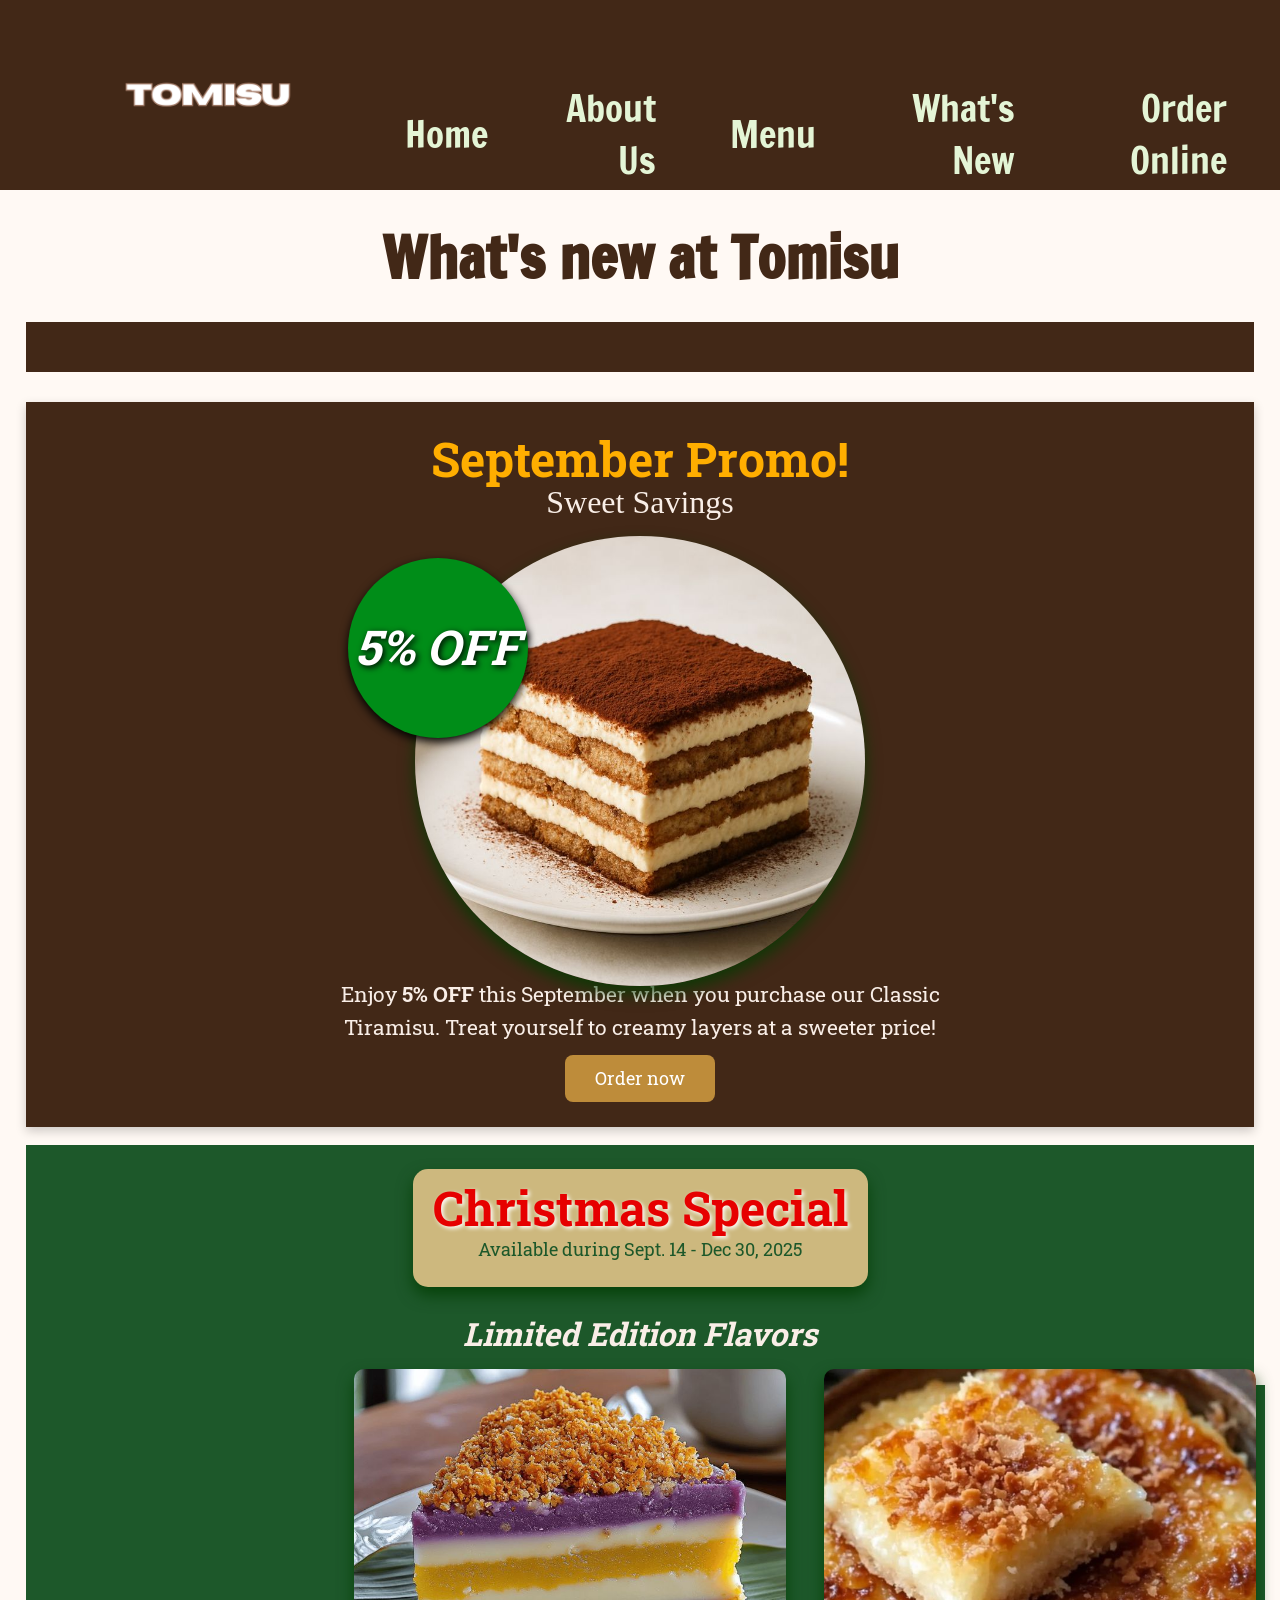
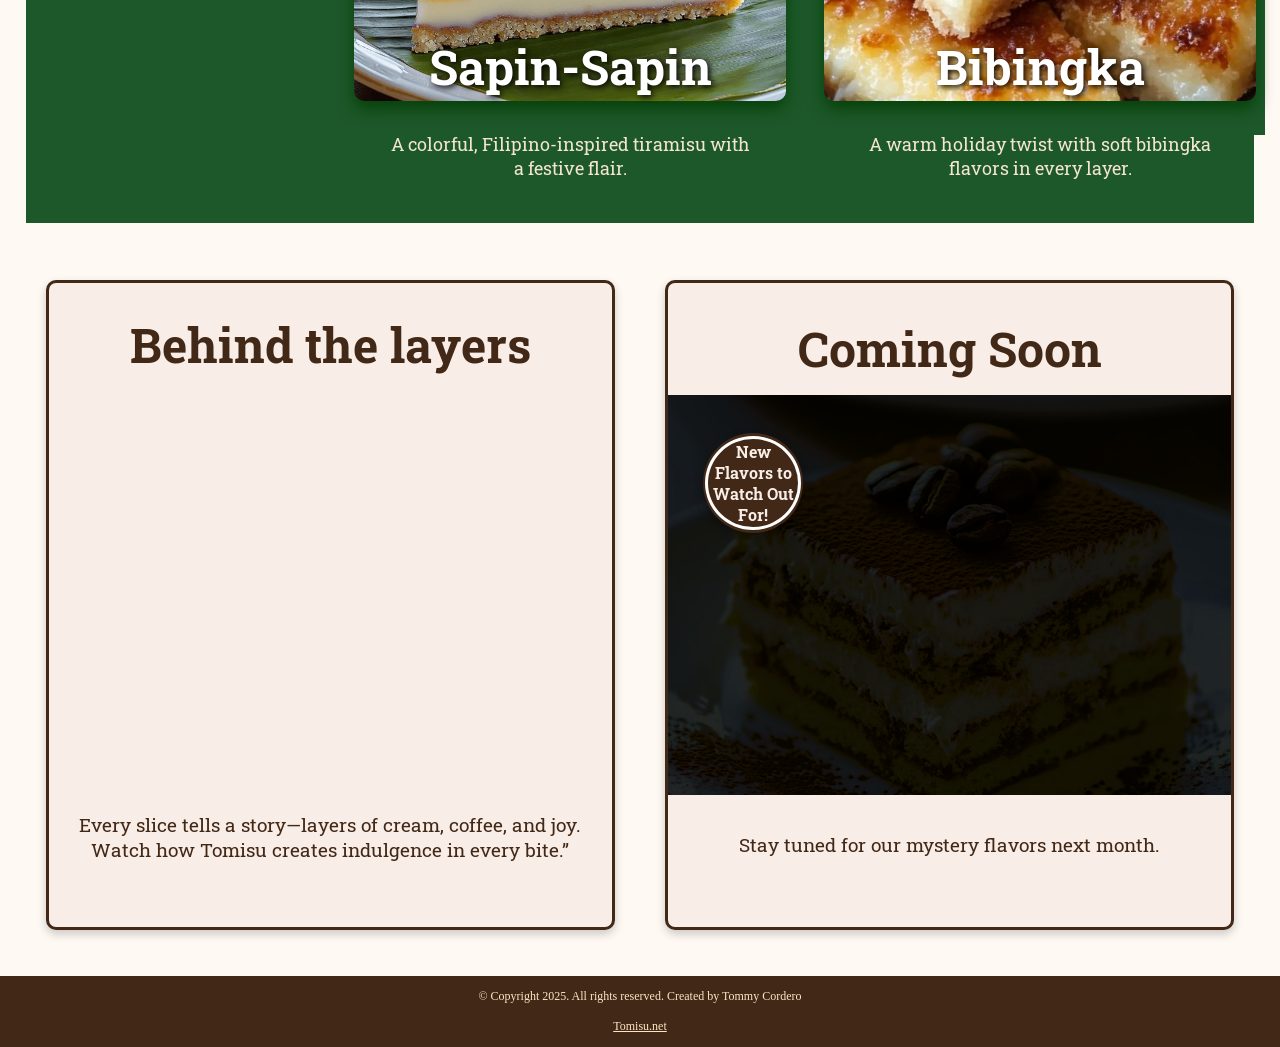
<file: What's_New.html>
<!DOCTYPE html>
<html lang="en">
<head>
    <!--
    CORDERO, TOMMY C.
    WD - 202
    What's New Page
    -->
    <title>Tomisu</title>
    <meta charset = "UTF-8">
    <meta name = "viewport" content = "width=device-width, initial-scale-1.0" />
    <link href="https://fonts.googleapis.com/css2?family=Francois+One&family=Roboto+Slab:wght@100..900&display=swap" rel="stylesheet">
    <link rel = "stylesheet" href = "styles.css" type = "text/css"/> 

    <link rel="shortcut icon" href="imgs/Tomizuu.png" />
    <link rel="icon"  type = "image/png" sizes="32x32" href="imgs/Tomizuu.png">
    <link rel="icon" sizes="180x180" href="imgs/Tomizuu.png">
    <link rel="icon" sizes="192x192" href="imgs/Tomizuu.png">
</head>

<body>
    <div id="container">
        <header>
            <a href="index.html">
                <img src="imgs/Tomizu.png" alt="Logo of tomisu" class = "Logo"/>
            </a>
        </header>

        <nav>
            <ul>
                <li><a href="index.html">Home</a> </li>
                <li><a href="About_Us.html">About Us</a> </li>
                <li><a href="Menu.html">Menu</a> </li>
                <li><a href="What's_New.html">What's New</a></li>
                <li><a href="Order_Online.html">Order Online</a></li>
            </ul>
        </nav>
        <main> 
           <div class="about-text"><h1>What's new at Tomisu</h1></div>
           <div class = "border"></div>
            <section class="promo-section">
                <h1>September Promo!</h1>
                <h2>Sweet Savings</h2>

                <div class="promo">
                    <div class="image-container">
                    <img src="imgs/promo-t.jfif" alt="Picture of Tiramisu" class="promo-pic" style="width:450px; height:450px; border-radius:50%; object-fit:cover;" />
                    <div class="discount-circle">
                        <h1>5% OFF</h1>
                    </div>
                    </div>

                    <p>
                    Enjoy <strong>5% OFF</strong> this September when you purchase our Classic Tiramisu.
                    Treat yourself to creamy layers at a sweeter price!
                    </p>

                    <a href="Order_Online.html" class="order-button">Order now</a>
                </div>
            </section>

                <section class="special-section">
                    <div class="christmas-header-container">
                        <div class="christmas-header">
                        <h1>Christmas Special</h1>
                        <p>Available during Sept. 14 - Dec 30, 2025</p>
                        </div>
                    </div>
                    
                    <h2 class = "limited-text">Limited Edition Flavors</h2>
                    <div class="special-flavors">
                        <div class="flavor-item">
                            <div class="image-container special-section">
                            <img src="imgs/sapin-t.jfif" alt="A picture of Sapin-Sapin Tiramisu" class="special-sapin" />
                            <h1>Sapin-Sapin</h1>
                            </div>
                            <p>A colorful, Filipino-inspired tiramisu with a festive flair.</p>
                        </div>

                        <div class="flavor-item">
                            <div class="image-container special-section">
                            <img src="imgs/bibingka-t.jfif" alt="A picture of Bibingka Tiramisu" class="special-bibingka" />
                            <h1>Bibingka</h1>
                            </div>
                            <p>A warm holiday twist with soft bibingka flavors in every layer.</p>
                        </div>
                    </div>
                </section>

                <section class = "more-info-section">
                    <div class ="video-tiramisu">
                        <h1>Behind the layers</h1>
                        <iframe width="640" height="360" 
                                src="https://youtu.be/tZZh1pvafvw?si=P8wvxTKqYGhn68-J" 
                                title="Tiramisu Videos" 
                                frameborder="0" 
                                allow="accelerometer; autoplay; clipboard-write; encrypted-media; gyroscope; picture-in-picture"allowfullscreen>
                        </iframe>
                        <p>Every slice tells a story—layers of cream, coffee, and joy. Watch how Tomisu creates indulgence in every bite.”</p>
                    </div>

                    <div class ="new-tiramisu">
                        <h1>Coming Soon</h1>
                        <div class="new-circle">
                            <h2>New Flavors to Watch Out For!</h2>
                        </div>
                        <img src = "imgs/new-t.png" alt="A new flavor of Tiramisu is comming soon!" class="new-flavor"/>
                        <p>Stay tuned for our mystery flavors next month.</p>
                    </div>
                </section>
        </main>

        <footer>
            <p>&copy; Copyright 2025. All rights reserved. Created by Tommy Cordero</p>
            <p><a href="mailto:Tomisu.net">Tomisu.net</a></p>
        </footer>
    </div>
</body>

</html>
</file>
<file: styles.css>
/*CSS styles for Tomisu*/

/*
    CORDERO, TOMMY C.
    WD - 202
    CSS for Final Project
*/

/*CSS Reset*/
body, header, nav, main, footer, h1, div, img, ul, figure, figcaption, section, article, aside{
    margin: 0;
    padding: 0;
    border: 0;
}

html, body {
  width: 100%;
  overflow-x: hidden;
  zoom: reset; 
}

/*CSS styles for body and images*/
body {
    background-color:  #422817;
}

img{
    max-width: 100%;
    display: block;
}

*{
    box-sizing: border-box;
}


.Logo{
    width: 600px;
    height: 200px;
    padding-left: 30%;
    padding-top: 5%;
}

/*CSS styles for header*/
header {
  height: 190px; 
  display: flex;
  justify-content: center; 
  align-items: center; 
}

header img{
    margin: 0 auto;
}

nav {
  padding: 0;
}

nav ul {
  list-style-type: none;
  margin: 0;
  padding: 0;
  display: flex;               
  justify-content: center;      
  align-items: center;       
}

nav li {
  font-size: 2.3em;
  font-family: "Francois One", sans-serif;
  border-top: 3px solid #F9EEE7;
}

nav li:first-child {
  border-top: none;
}

nav li a {
  display: block;
  color: rgb(228, 245, 214);
  padding: 2em 2em;
  text-decoration: none;
}

nav li a:hover {
  background-color: #6b4a0e;
}


/*---------CSS for home page-------------- */
.tiramisu-banner {
  position: relative;
  width: 100%;
  max-width: 1920px;
  margin: 0 auto;
  height: 400px;
  overflow: hidden;
  z-index: 1;
  padding: 0;
  box-shadow: 0 4px 10px rgba(0, 0, 0, 0.3);
  background-color: #000;
}

.banner-image {
  width: 100%;
  height: 100%;
  object-fit: cover;
  object-position: center;
  display: block;
  transform: none;
}



.banner-text {
  position: absolute;
  top: 50%;
  left: 50%;
  transform: translate(-50%, -50%);
  color: white;
  text-align: center;
  padding: 20px;
  text-shadow: 2px 2px 6px rgba(0, 0, 0, 2);
  font-size: 1.8rem;
}

.learn-more-button {
  display: inline-block;
  margin-top: 15px;
  padding: 10px 20px;
  background-color: #422817;
  color: #ffffff;
  text-decoration: none;
  border-radius: 5px;
}

.learn-more-button:hover {
  background-color: #be8c3a;  
  box-shadow: 0 4px 12px rgba(0, 0, 0, 0.3); 
  transform: translateY(-2px); 
}

/* ---------- SECTION + HEADING ---------- */
.discover {
  background-color: #422817;
  padding: 40px;
  margin: 2% auto;
  width: 100%;
  max-width: 1850px; 
  box-sizing: border-box;
}


/* centered dark-brown heading bar */
.discover-title {
  background-color: #422817;
  color: #fff;
  padding: 4px 0 15px 0;
  text-align: center;
  font-size: 1.8rem;
  margin: 0 0 20px 0;
}


.discover-grid {
  display: grid;
  grid-template-columns: repeat(4, 1fr);
  gap: 10px;
  justify-content: center;
  max-width: 1400px; 
  margin: 0 auto;
}


.grid-item {
  width: 100%;
  height: 400px;
  display: flex;
  justify-content: center;
  align-items: center;
  overflow: hidden;
}

/* Image fills full square */
.grid-item img {
  width: 100%;
  height: 100%;
  object-fit: cover;
  display: block;
}

/* Text blocks same size as images */
.text-block {
  background-color: #F9EEE7;
  padding: 50px 40px;
  text-align: center;
  height: 400px; 
  display: flex;
  flex-direction: column;
  justify-content: center;
  align-items: center;
}

.text-block h2 {
  color: #3a2b13;
  font-size: 2rem;
}

.text-block p {
  font-size: 1.1rem;
  color: #444;
  line-height: 1.6;
  margin-bottom: 20px;
  margin-top: -2px;
}

.btn {
  background-color: #422817;
  color: #fff;
  text-decoration: none;
  padding: 12px 28px;
  border-radius: 6px;
  font-size: 1rem;

}

.btn:hover {
  background-color: #be8c3a;  
  box-shadow: 0 4px 12px rgba(0, 0, 0, 0.3); 
  transform: translateY(-2px); 
}

/*Fruity banner*/
.fruity-banner-text {
  position: absolute;
  top: 50%;
  left: 50%;
  transform: translate(-50%, -50%);
  color: rgb(255, 255, 255);
  text-align: center;
  padding: 20px;
  font-size: 1.6rem;
  text-shadow: 2px 2px 6px rgba(0, 0, 0, 2);
}

.learn-more-button-fruity{
  display: inline-block;
  margin-top: 15px;
  padding: 10px 20px;
  background-color: #422817;
  color: #ffffff;
  text-decoration: none;
  border-radius: 5px;
}

.learn-more-button-fruity:hover {
  background-color: #be8c3a;  
  box-shadow: 0 4px 12px rgba(0, 0, 0, 0.3); 
  transform: translateY(-2px); 
}

/* ============================= */
/*  TABLET VIEW of home page
/* ============================= */
@media screen and (min-width: 670px) and (max-width: 1014px){

  /* --- Banner --- */
  .tiramisu-banner {
    height: 300px;
  }

  .banner-text {
    font-size: 1.4rem;
    padding: 15px;
    width: 85%;
  }

  .banner-text p {
    font-size: 1rem;
    line-height: 1.4;
  }

  .learn-more-button {
    padding: 8px 18px;
    font-size: 0.95rem;
  }

  /* --- Discover Section --- */
  .discover {
    padding: 25px;
    max-width: 90%;
  }

  .discover-title {
    font-size: 1.5rem;
    padding: 10px 0;
  }

  .discover-grid {
    grid-template-columns: repeat(2, 1fr); 
    gap: 20px;
  }

  .grid-item {
    height: 350px;
  }

  .text-block {
    height: auto;
    padding: 30px 25px;
  }

  .text-block h2 {
    font-size: 1.6rem;
  }

  .text-block p {
    font-size: 1rem;
  }

  .btn {
    padding: 10px 24px;
    font-size: 0.95rem;
  }

  /* --- Fruity Banner --- */
  .fruity-banner-text {
    font-size: 1.3rem;
    width: 85%;
    padding: 15px;
  }

  .learn-more-button-fruity {
    padding: 8px 18px;
    font-size: 0.95rem;
  }

  /* --- Header & Logo --- */
  header {
    height: 150px; 
    display: flex;
    justify-content: center;
    align-items: center;
  }

  .Logo {
    width: 450px;
    height: auto;
    padding-left: 0;
    padding-bottom: -10px;
    margin: 0 auto;
    display: block;
  }

  /* --- Navigation --- */
  nav {
    padding: 0;
    
  }

  nav ul {
    list-style-type: none;
    margin: 10px 0 0 0;
    padding: 0;
    display: flex;               
    justify-content: center;      
    align-items: center;       
    flex-wrap: wrap;
    gap: 8px;
  }

  nav li {
    font-size: 1.3em;
    font-family: "Francois One", sans-serif;
    border-top: none;
  }

  nav li a {
    display: block;
    color: rgb(228, 245, 214);
    padding: 10px 14px;
    text-decoration: none;
  }

  nav li a:hover {
    background-color: #6b4a0e;
  }

  /* --- Footer --- */
  footer p {
    font-size: 0.9rem;
    text-align: center;
  }
}


/*  PHONE VIEW of home page      */
/* ============================= */
@media screen and (max-width: 669px) {

  /* --- Header & Navigation --- */
  header {
    height: 120px;
    display: flex;
    justify-content: flex-start; 
    align-items: center;
    padding-left: 20px; 
  }

 .Logo {
  width: 350px;
  height: auto;
  position: relative; 
  left: 1px;
  bottom: -40px;
  
}

.discover h1 {
  font-size: 0.8rem;
  padding-top: 10px;
}

nav ul {
    list-style-type: none;
    margin: 0;
    padding: 0;
    display: flex;
    flex-direction: column;
    align-items: center;
    gap: 0; 
  }

  nav li {
    width: 100%;
    text-align: center;
    border-bottom: 1px solid #d7c9b3;
  }

  nav li:last-child {
    border-bottom: none; 
  }

  nav a {
    display: block;
    color: #f3e7d0;
    text-decoration: none;
    font-family: "Francois One", sans-serif;
    font-size: .5em;
    padding: 15px 0;
  }

  nav a:hover {
    background-color: #7c5610; 
    color: #fff;
  }
  /* --- Banner --- */
  .tiramisu-banner {
    height: 250px;
  }

  .banner-text {
    font-size: 1.3rem;
    width: 90%;
  }

  /* hide banner paragraph for phone */
  .banner-text p {
    display: none;
  }

  .learn-more-button {
    padding: 8px 18px;
    font-size: 0.9rem;
  }

  /* --- Discover Section --- */
  .discover {
    padding: 20px;
    background-color: #422817;
  }

  .discover-title {
    font-size: 1.2rem;
  }

  .discover-grid .image-block {
    display: none;
  }


  .discover-grid {
    display: flex;
    flex-direction: column;
    gap: 20px;
  }

  .text-block {
    height: auto;
    padding: 25px 20px;
  }

  .text-block h2 {
    font-size: 1.4rem;
  }

  .text-block p {
    font-size: 0.95rem;
  }

  /* --- Fruity Banner --- */
  .fruity-banner-text {
    font-size: 1.2rem;
    width: 90%;
  }

  .fruity-banner-text p {
    display: none; 
  }

  .learn-more-button-fruity {
    padding: 8px 18px;
    font-size: 0.9rem;
  }

  /* --- Footer --- */
  footer p {
    font-size: 0.8rem;
  }
}

/*----------------About us page----------------*/
.about-text {
  text-align: center;
  font-weight: bold;
  color: #422817;
  font-family: "Francois One", sans-serif;
  font-size: 2rem;
  padding-bottom: 2%;
}

.history-section {
  background-color: #F9EEE7;
  display: flex;
  align-items: center;
  justify-content: center;
  padding: 40px 95px;
  width: 100%;
  margin: 0 auto;
  position: relative;
  box-shadow: 0 4px 10px rgba(0, 0, 0, 0.3);
}

.chef {
  width: 280px;
  height: 280px;
  border-radius: 50%;
  object-fit: cover;
  position: absolute;
  left: 15%;
  top: -40px; 
  box-shadow: 0 4px 10px rgba(0, 0, 0, 0.3);
}


.history-text {
  max-width: 850px;
  text-align: left;
  line-height: 1.6;
  margin-left: 200px;
}

.history-section2 {
  background-color: #422817;
  display: flex;
  align-items: center;
  justify-content: center;
  padding: 30px 80px;
  width: 100%;
  margin: 4% auto 0 auto; 
  position: relative;
  box-shadow: 0 4px 10px rgba(0, 0, 0, 0.3);
}


.tiramisus {
  width: 280px;
  height: 280px;
  border-radius: 50%;
  object-fit: cover;
  position: absolute;
  right: 15%;
  bottom: -15px; 
  box-shadow: 0 4px 10px rgba(0, 0, 0, 0.3);
}


.history-text2 {
  max-width: 850px;
  text-align: left;
  line-height: 1.6;
  margin-right: 200px;
  color: #F9EEE7;
}

.choose-section {
  background-color: #F9EEE7;
  display: flex;
  align-items: center;
  justify-content: space-between;
  width: 65%; 
  margin: 3.5% auto 0 auto; 
  position: relative;
  box-shadow: 0 4px 10px rgba(0, 0, 0, 0.3);
  padding: 1.4%;
  border-radius: 10px; 
}


.choose-tomisu {
  height: 550px;
  width: 550px;
  object-fit: cover;
  box-shadow: 0 4px 10px rgba(0, 0, 0, 0.3);
}

.choose-text {
  max-width: 45%;
  text-align: left;
  margin-right: 9%;
  text-align: center;
}

.choose-text h1{
    font-size: 3rem;
    padding-bottom: 2%;
}

.choose-text li {
  font-size: 1.6rem;
}

.order-now{
    background-color: #422817;
    display: inline-block;
    color:#F9EEE7;
    padding: 3%;
    margin-top: 4.5px;
    text-decoration: none;
    border-radius: 10%;
}

.order-now:hover {
  background-color: #be8c3a;  
  box-shadow: 0 4px 12px rgba(0, 0, 0, 0.3); 
  transform: translateY(-2px); 
}

/* TABLET VIEW (768px–1024px) */
/* ============================= */
@media screen and (min-width: 670px) and (max-width: 1014px){

  /* --- Header & Logo --- */
  header {
  height: 170px; 
  display: flex;
  justify-content: center;
  align-items: flex-start; 
  padding-top: 20px;}

.Logo {
  width: 450px;
  height: auto;
  margin-top: -150px; 
  display: block;
}

  /* --- Navigation --- */
  nav ul {
    list-style-type: none;
    margin: 10px 0 0 0;
    padding: 0;
    display: flex;               
    justify-content: center;      
    align-items: center;       
    flex-wrap: wrap;
    gap: 8px;
  }

  nav li {
    font-size: 1.3em;
    font-family: "Francois One", sans-serif;
    border: none;
  }

  nav li a {
    display: block;
    color: rgb(228, 245, 214);
    padding: 10px 14px;
    text-decoration: none;
  }

  nav li a:hover {
    background-color: #6b4a0e;
  }

  /* --- About Page --- */
  .about-text {
    font-size: 1.6rem;
    padding-bottom: 1.5%;
  }

  /* History Section */
  .history-section {
    flex-direction: column;
    text-align: center;
    padding: 30px 40px;
  }

  .chef {
    position: static;
    width: 220px;
    height: 220px;
    margin-bottom: 15px;
  }

  .history-text {
    margin-left: 0;
    max-width: 90%;
    font-size: 1rem;
  }

  /* History Section 2 */
  .history-section2 {
    flex-direction: column-reverse;
    text-align: center;
    padding: 30px 40px;
  }

  .tiramisus {
    position: static;
    width: 220px;
    height: 220px;
    margin-top: 15px;
  }

  .history-text2 {
    margin-right: 0;
    max-width: 90%;
    font-size: 1rem;
    color: #F9EEE7;
  }

  /* Choose Section */
  .choose-section {
    flex-direction: column;
    width: 90%;
    padding: 3%;
    margin-top: 5%;
    text-align: center;
  }

  .choose-tomisu {
    width: 300px;
    height: 300px;
    margin-bottom: 15px;
  }

  .choose-text {
    max-width: 100%;
    margin-right: 0;
  }

  .choose-text h1 {
    font-size: 2rem;
    padding-bottom: 1%;
  }

  .choose-text li {
    font-size: 1.2rem;
  }

  .order-now {
    font-size: 1rem;
    padding: 2.5%;
  }

  /* Footer */
  footer p {
    font-size: 0.9rem;
    text-align: center;
  }
}


/* PHONE VIEW (max-width: 669px) */
/* ============================= */
@media screen and (max-width: 669px) {

  /* --- About Us Title --- */
  .about-text {
    text-align: center;
    font-size: 1.2rem;
    padding-top: 15px;
    padding-bottom: 20px;
  }

  /* --- First History Section --- */
  .history-section {
    background-color: #F9EEE7;
    display: flex;
    flex-direction: column;
    align-items: center;
    justify-content: center;
    text-align: center;
    padding: 20px;
    box-shadow: 0 4px 10px rgba(0,0,0,0.3);
    margin-right: -2px;
  }

  .chef {
    width: 200px;
    height: 200px;
    border-radius: 50%;
    object-fit: cover;
    margin-bottom: 15px;
    position: static;
  }

  .history-text {
    max-width: 90%;
    font-size: 1rem;
    line-height: 1.5;
    margin: 0 auto;
  }


  .history-section2 {
    display: none;
  }

  /* --- Choose Section --- */
  .choose-section {
    background-color: #F9EEE7;
    text-align: center;
    width: 90%;
    margin: 25px auto;
    padding: 25px;
    border-radius: 10px;
    box-shadow: 0 4px 10px rgba(0,0,0,0.3);
  }

  .choose-tomisu {
    display: none; 
  }

  .choose-text {
    margin: 0 auto;
  }

  .choose-text h1 {
    font-size: 1.6rem;
    margin-bottom: 10px;
  }

  .choose-text li {
    font-size: 1.1rem;
  }

  .order-now {
    display: inline-block;
    margin-top: 10px;
    padding: 10px 20px;
    background-color: #422817;
    color: #F9EEE7;
    border-radius: 10%;
    text-decoration: none;
  }

  .order-now:hover {
    background-color: #be8c3a;
  }

  /* --- Footer --- */
  footer p {
    text-align: center;
    font-size: 0.8rem;
  }
}


/*--------------------------Menu PAge------------------*/
.border {
  background-color: #422817;
  width: 100%;
  height: 50px;
}

/* SECTION CONTAINERS */
.Flavors-section,
.special-flavor,
.christmas-flavor {
  background-color: #422817;
  padding: 30px; 
  margin-top: 25px;
  border-radius: 8px; 
}

/* Christmas section color */
.christmas-flavor {
  background-color: #2a791e;
}

/* SECTION TITLES */
.common-text {
  background-color: #fff9f6;
  text-align: center;
  font-style: italic;
  font-size: 1.8rem;
  color: #422817;
  font-family: 'Franklin Gothic Medium', 'Arial Narrow', Arial, sans-serif;
  padding: 10px 20px; 
  margin-top: 2%;
  border-top-left-radius: 8px; 
  border-top-right-radius: 8px;
  
}



/* GRID LAYOUT */
.menu-grid {
  display: flex;
  justify-content: center;
  flex-wrap: wrap;
  gap: 25px;
  margin-top: 20px;
}

/* CARD STYLE */
.menu-grid div {
  background-color: #F9EEE7;
  border-radius: 15px;
  width: 400px;
  height: 400px;
  text-align: center;
  box-shadow: 0 4px 10px rgba(0, 0, 0, 2);
  overflow: hidden;
  position: relative;
}

/* IMAGE WRAPPER */
.menu-grid img {
  width: 400px;
  height: 300px;
  object-fit: cover;
  display: block;
  border-radius: 15px 15px 0 0;
}

/* TEXT OVERLAY CONTAINER */
.menu-grid div {
  position: relative;
}

/* TITLE ON IMAGE */
.menu-grid h1 {
  position: absolute;
  bottom: 80%;
  left: 50%;
  transform: translate(-50%, -50%);
  color: #fff;
  font-size: 2rem;
  font-weight: bold;
  text-shadow: 0 2px 6px rgba(0, 0, 0, 2);
  margin: 0;
  width: 100%;
}

/* PRICE ON IMAGE (BOTTOM RIGHT) */
.menu-grid h2 {
  position: absolute;
  bottom: 100px;
  right: 20px;
  color: #fff;
  padding: 5px 10px;
  border-radius: 8px;
  font-size: 2.5rem;
  font-weight: bold;
  margin: 0;
  text-shadow: 0 2px 6px rgba(0, 0, 0, 2);
}

/* DESCRIPTION BELOW IMAGE */
.menu-grid p {
  font-size: 1.3rem;
  color: #3b240e;
  margin: 20px;
  font-family:'Times New Roman', Times, serif;
  font-weight: normal;
}

/* CHRISTMAS SECTION CENTER */
.christmas-flavor .menu-grid {
  justify-content: center;
}

/*-------------------Tablet view for Menu page------------- */
@media screen and (min-width: 670px) and (max-width: 1014px){

  .common-text {
    font-size: 1.3rem; 
    padding: 6px 3px;
    text-align: center;
  }
  
  /* --- Card Container --- */
  .menu-grid div {
    width: 300px;
    height: 350px;
  }

  /* --- Images --- */
  .menu-grid img {
    width: 100%;
    height: 220px;
    object-fit: cover;
    border-radius: 15px 15px 0 0;
  }

  /* --- Titles on Image --- */
  .menu-grid h1 {
    font-size: 1.2rem;
    bottom: 75%; 
  }

  .menu-grid h2 {
    font-size: 2rem;
    bottom: 130px; 
    right: 20px;
    padding: 4px 8px;
  }

  /* --- Description Below Image --- */
  .menu-grid p {
    font-size: 1.2rem;
    margin: 30px 10px;
  }


  /* --- Borders / Containers --- */
  .Flavors-section,
  .special-flavor,
  .christmas-flavor {
    padding: 20px;
    margin-top: 20px;
  }

 
  .menu-grid {
    gap: 20px;
  }
}

/* ------------------ Menu Page - PHONE VIEW ------------------ */
@media screen and (max-width: 669px) {

  /* --- Common Text Titles --- */
 .common-text {
    font-size: 1.3rem;
    margin-top: 65px; 
    margin-bottom: 15px;
  }
  .menu-grid {
    flex-direction: column;
    align-items: center;
    gap: 18px;
    
  }

  .menu-grid div {
    width: 280px;
    height: auto;
  }

  .menu-grid img {
    height: 180px;
    object-fit: cover;
  }

  .menu-grid h1 {
    font-size: 1.2rem;
    bottom: 75%;
  }

  .menu-grid h2 {
    font-size: 1.5rem;
    bottom: 75px;
    right: 2px;
  }

  .menu-grid p {
    font-size: 0.95rem;
    margin: 10px;
  }

  .Flavors-section,
  .special-flavor,
  .christmas-flavor {
    padding: 20px;
    margin-top: 10px;
    
  }
}


/*-----------------------Whats new page ----------------------------*/
/* MAIN PROMO SECTION */
.promo-section {
  text-align: center;
  background-color: #422817;
  padding: 2%;
  width: 100%;
  margin: 30px auto;
  box-shadow: 0 4px 10px rgba(0,0,0,0.2);
  position: relative;
}

.promo-section h1 {
  color: rgb(255, 174, 0);
  font-size: 3rem;
  
}

.promo-section h2 {
  color: #F9EEE7;
  font-size: 2rem;
  margin-top: -0.5%;
  font-family: Georgia, 'Times New Roman', Times, serif;
  font-weight: normal;
}

/* PROMO CONTAINER */
.promo {
  display: flex;
  flex-direction: column; 
  align-items: center;
  justify-content: center;
  gap: 20px;
  margin-top: 40px;
}


.image-container {
  position: relative;
  display: inline-block;
}

/* IMAGE STYLE */
.promo-pic {
  width: 450px;  
  height: 450px;
  object-fit: cover;
  border-radius: 50%; 
  box-shadow: 0 4px 10px rgba(0,0,0,0.3);
}

/* CIRCLE STYLE */
.discount-circle {
  position: absolute;
  top: 25%;
  right: 75%; 
  transform: translateY(-50%);
  display: flex;
  align-items: center;
  justify-content: center;
  background-color: #008d18;
  border-radius: 50%;
  width: 180px;
  height: 180px;
  box-shadow: 0 4px 10px rgba(0,0,0,2);
}

.discount-circle h1 {
  color: rgb(255, 220, 192);
  font-size: 2rem;
  font-weight: bold;
  font-style: oblique;
  margin: 0;
  position: relative;
  top: 50px; 
  left: 10px; 
}



/* TEXT BELOW */
.promo p {
  color: #F9EEE7;
  font-size: 1.3rem;
  line-height: 1.6;
  max-width: 600px;
  margin-top: 4%;
}

/* BUTTON STYLE */
.order-button {
  display: inline-block;
  margin-top: -30px;
  padding: 12px 30px;
  background-color: #be8c3a;
  color: #fff;
  text-decoration: none;
  border-radius: 8px;
  font-size: 1.1rem;
}

.order-button:hover {
  background-color: #F9EEE7;  
  box-shadow: 0 4px 12px rgba(0, 0, 0, 0.3); 
  transform: translateY(-2px);
  color: #422817; 
  font-weight: bold;
}

.special-section {
    margin: -1% 0% -1% 0%;
    padding: 2%;
    background-color: #1D582A;

}

.christmas-header {
  text-align: center;
  background-color: #CDB87E;
  padding: 0.6% 20px;  
  display: inline-block;
  border-radius: 15px; 
  box-shadow: 0 8px 16px rgba(0, 60, 0, 0.8);

}

.christmas-header h1{
    color: #E60000;
    font-size: 3rem;
    text-shadow: 2px 2px 4px rgba(255, 255, 255, 2);
    font-weight: bold;
    padding-bottom: -1%;
}

.christmas-header p {
    color: #1D582A;
    margin-top: -2px; 
}

.christmas-header-container {
  text-align: center;
}

.limited-text {
    color: #F9EEE7;
    text-align: center;
    font-size: 2rem;
    font-style: oblique;
    margin-top: 25px;}


.special-flavors {
  display: grid;
  grid-template-columns: repeat(2, 1fr);
  gap: 20px;
  text-align: center;
  justify-items: center;
  align-items: start;
  margin-top: 35px;
  width: 50%;        
  margin-left: auto;
  margin-right: auto;
}



/* container for image + text overlay */
.image-container {
  position: relative;
  width: 450px;
  height: 350px;
}

.image-container img {
  width: 100%;
  height: 100%;
  object-fit: cover;
  border-radius: 10px;
  position: relative;
  top: -25px; 
   box-shadow: 0 8px 16px rgba(0, 60, 0, 0.8);
}


/* overlay name on image */
.image-container h1 {
  position: absolute;
  bottom: 30px; 
  left: 0;
  right: 0;
  color: white;
  font-size: 3rem;
  padding: 7px 0;
  border-radius: 0 0 10px 10px; 
  text-shadow: 2px 2px 6px rgba(0, 0, 0, 2);
}



/* description below the image */
.flavor-item p {
  margin-top: -4px;
  color: #f3e5d0;
  width: 80%;
  margin-left: auto;
  margin-right: auto;
}

.more-info-section {
  display: flex;
  justify-content: center;
  align-items: flex-start;
  gap: 50px;
  margin-top: 50px;
  padding: 20px;
  flex-wrap: nowrap;  
  overflow-x: auto;  
}

/* LEFT BOX - Video */
.video-tiramisu {
  display: flex;
  flex-direction: column;
  align-items: center;
  width: 400px; 
}

.video-tiramisu h1, .new-tiramisu h1 {
  color: #422817;
  font-size: 3rem;
  margin-bottom: 15px;
}

.video-tiramisu iframe {
  width: 100%;      
  height: 400px;   

}

.video-tiramisu p {
  color: #422817;
  font-size: 1.2rem;
  text-align: center;
  margin-top: 10px;
  padding:2% 3% 3% 3%;
}

/* RIGHT BOX - New Flavor */
.new-tiramisu {
  position: relative; 
  display: flex;
  flex-direction: column;
  align-items: center;
  width: 400px; 
}
.new-tiramisu .new-circle {
  position: absolute;
  top: 150px;
  left: 35px;
  background-color: #422817;
  border-radius: 50%;
  width: 100px;
  height: 100px;
  display: flex;
  align-items: center;
  justify-content: center;
  box-shadow: 0 4px 10px rgba(0,0,0,0.3);
  z-index: 2;

}

.new-tiramisu .new-circle h2 {
  font-size: 1rem;
  color: #F9EEE7;
  text-align: center;
  margin: 2%;
  padding: 2%;
  border: 3px solid #ffffff;
  border-radius: 50%;
}

.new-tiramisu .new-flavor {
  width: 100%;
  height: 400px;   
  object-fit: cover;
  margin-top: 0;  
}

.new-tiramisu p {
  color: #422817;
  font-size: 1.2rem;
  text-align: center;
  margin-top: 20px;
  padding:3%;
}

.video-tiramisu,
.new-tiramisu {
  background-color: #F9EEE7;
  width: 860px;  
  height: 650px;  
  box-shadow: 0 4px 10px rgba(0,0,0,0.2);
  display: flex;
  align-items: center;
  justify-content: center;
  position: relative;
  border: 3px solid #422817; 
  border-radius: 10px;  
}

@media screen and (min-width: 670px) and (max-width: 1014px){

  /* --- PROMO SECTION --- */
  .promo-pic {
    width: 250px;
    height: 250px;
    object-fit: cover;
  }

  .discount-circle {
    width: 150px;
    height: 150px;
    top: 25%;
    right: 72%;
  }

  .discount-circle h1 {
    font-size: 2rem;
    top: 45px;
  }

  .promo p{
    font-size: 1rem;
    margin-top: 75px;
    margin-bottom: 25px;

  }

  .more-info-section {
    display: flex;
    flex-direction: row; 
    justify-content: center;
    align-items: flex-start;
    gap: 40px;
    flex-wrap: nowrap;
    padding-top: 10px;

  }

  .video-tiramisu,
  .new-tiramisu {
    margin-top: -9px;
    width: 95%;         
    height: auto;       
    flex-direction: column;
    padding: 10px;
  }

  .video-tiramisu iframe {
    height: 240px;      
  }

  .new-tiramisu .new-flavor {
    height: 270px;     
  }

  .new-tiramisu .new-circle {
    width: 70px;
    height: 70px;
    top: 100px;
    left: 20px;
  }

  .new-tiramisu .new-circle h2 {
    font-size: 0.6rem;
    padding: 2px;
  }

  .video-tiramisu h1,
  .new-tiramisu h1 {
    font-size: 2rem;
  }

  .video-tiramisu p,
  .new-tiramisu p {
    font-size: 1rem;
    padding: 2%;
  }

  .video-tiramisu,
  .new-tiramisu {
    border-radius: 8px;
    box-shadow: 0 3px 8px rgba(0,0,0,0.2);
  }
  
  .image-container.special-section {
    width: 350px;
    height: 300px;
    right: 125px
  }

  .image-container img {
    width: 100%;
    height: 100%;
    bottom: 20px;    
  }

  .image-container h1 {
    font-size: 2rem; 
    bottom: 50px;
    padding: 5px 0;
  }

 .flavor-item p {
    font-size: 0.9rem;       
    width: 90%;               
    margin: -5px auto 0;     
    margin-left: -30%;        
    text-align: center;      
}
}

/* --- PHONE VIEW --- */
@media screen and (max-width: 670px) {

  /* --- HIDE VIDEO SECTION --- */
  .video-tiramisu, 
  .discount-circle, 
  .promo-pic {
    display: none;
  }

  .border{
    height: 10px;
    margin-bottom: -12px;
  }
  /* --- PROMO SECTION --- */
  .promo-section {
    padding: 20px;
    margin-bottom: 10px;
  }
  .promo-section h1 {
    font-size: 2rem;
  }

  .promo-section h2 {
    font-size: 1.3rem;
  }

 
  .discount-circle h1 {
    font-size: 1rem;
    top: 20px;
  }

  .promo p {
    font-size: 0.8rem;
    margin-top: -380px;
    padding: 10px;
  }

  .order-button {
    font-size: 1rem;
    padding: 10px 20px;
  }

  /* --- SPECIAL SECTION --- */
  .special-section {
    padding: 20px;
    margin-bottom: -35px;
  }

  .christmas-header h1 {
    font-size: 2rem;
  }

  .christmas-header p {
    font-size: 0.9rem;
  }

  .limited-text {
    font-size: 1.5rem;
  }

  .special-flavors {
    grid-template-columns: 1fr;
    width: 90%;
    gap: 25px;
  }

  .image-container.special-section {
    width: 100%;
    height: auto;
  }

  .image-container img {
    width: 250px;
    height: 250px;
    margin-left: 50px;
  }

  .image-container h1 {
    font-size: 1.5rem;
    margin-bottom: 30px;
  }

  .flavor-item p {
    font-size: 1rem;
    width: 100%;
    padding-top: 30px;
  }

  /* --- COMING SOON SECTION --- */
  .new-tiramisu {
    width: 90%;
    height: auto;
    padding: 20px;
  }

  .new-tiramisu h1 {
    font-size: 1.8rem;
  }

  .new-tiramisu .new-circle {
    width: 75px;
    height: 75px;
    top: 90px;
    left: 30px;
  }

  .new-tiramisu .new-circle h2 {
    font-size: 0.7rem;
    padding: 3px;
  }

  .new-tiramisu .new-flavor {
    width: 100%;
    height: auto;
  }

  .new-tiramisu p {
    font-size: 1rem;
  }
}





/*----------------------Order - Online------------------------ */
/* SECTION TITLES */
.common-text {
  background-color: #fff9f6;
  text-align: center;
  font-style: italic;
  font-size: 1.8rem;
  color: #422817;
  font-family: 'Franklin Gothic Medium', 'Arial Narrow', Arial, sans-serif;
  padding: 10px 20px; 
  margin-top: 2%; 
  border-top-left-radius: 8px;  
  border-top-right-radius: 8px;
  
}


/* GRID LAYOUT */
.menu-grid2 {
  display: flex;
  justify-content: center;
  flex-wrap: wrap;
  gap: 25px;
  margin-top: 20px;
}

/* CARD STYLE */
.menu-grid2 div {
  background-color: #F9EEE7;
  border-radius: 15px;
  width: 400px;
  height: 400px;
  text-align: center;
  box-shadow: 0 4px 10px rgba(0, 0, 0, 2);
  overflow: hidden;
  position: relative;
}

/* IMAGE WRAPPER */
.menu-grid2 img {
  width: 400px;
  height: 300px;
  object-fit: cover;
  display: block;
  border-radius: 15px 15px 0 0;
}

/* TEXT OVERLAY CONTAINER */
.menu-grid div {
  position: relative;
}

/* TITLE ON IMAGE */
.menu-grid2 h1 {
  position: absolute;
  bottom: 80%;
  left: 50%;
  transform: translate(-50%, -50%);
  color: #fff;
  font-size: 2rem;
  font-weight: bold;
  text-shadow: 0 2px 6px rgba(0, 0, 0, 2);
  margin: 0;
  width: 100%;
}

/* PRICE ON IMAGE (BOTTOM RIGHT) */
.menu-grid2 h2 {
  position: absolute;
  bottom: 100px;
  right: 20px;
  color: #fff;
  padding: 5px 10px;
  border-radius: 8px;
  font-size: 2.5rem;
  font-weight: bold;
  margin: 0;
  text-shadow: 0 2px 6px rgba(0, 0, 0, 2);
}

/* DESCRIPTION BELOW IMAGE */
.menu-grid2 p {
  font-size: 1.3rem;
  color: #3b240e;
  margin: 20px;
  font-family:'Times New Roman', Times, serif;
  font-weight: normal;
}

/* CHRISTMAS SECTION CENTER */
.christmas-flavor2 .menu-grid {
  justify-content: center;
}


.quantity-selector{
  padding: 7%;
  justify-content: center;
}

.minus, .plus {
  color: #F9EEE7;
  background-color: #422817;
  margin: 2% 3% 0% 3%;
  justify-content: center;
  font-size: 2rem;
   width: 40px;    
  height: 40px;  
  border-radius: 10%;
}


.minus:hover,
.plus:hover {
  background-color: #be8c3a;
  color: #422817;
}

.quantity {
  font-size: 1.5rem;
  position: relative;
  top: -4px; 
}


/*Table summary*/
.summary-section {
  background-color: #F9EEE7;
  width: 100%;
  margin: 40px auto;
  padding: 25px 40px;
  box-shadow: 0 4px 10px rgba(0,0,0,0.15);
}

.summary-section h1 {
  font-size: 2.5rem;
  color: #422817;
  margin-bottom: 20px;
  border-bottom: 3px solid #be8c3a;
  display: inline-block;
  padding-bottom: 5px;
}

/* Table Layout */
.order-summary {
  width: 100%;
  border-collapse: collapse;
  color: #422817;
  font-size: 1.5rem;
}

/* Header Styling */
.order-summary th {
  text-align: left;
  padding: 12px 8px;
  background-color: #422817;
  color: #F9EEE7;
}

/* Rows */
.order-summary td {
  padding: 10px 8px;
  border-bottom: 1px solid #d9c7b3;
}

/* Alternating Row Colors */
.order-summary tbody tr:nth-child(even) {
  background-color: #f4e6d9;
}

/* Hover Effect */
.order-summary tbody tr:hover {
  background-color: #edd6bc;
  transition: 0.3s ease;
}


/* Total Row */
.total-row td {
  border-top: 2px solid #422817;
  font-weight: bold;
  font-size: 1.5rem;
  padding-top: 10px;
}

/* Label (Total Amount:) */
.total-row .label {
  color: #422817;
  text-align: right;
  padding-left: 20px; 
  width: 82%; 
}

/* Amount (₱710.00) */
.total-row .amount {
  color: #be8c3a;
  text-align: left; 
  width: 18%; 
  padding-left: 2px; 
}

/* FORM SECTION */
.form-section {
  background-color: #F9EEE7;
  padding: 40px 50px;
  margin: 40px auto;
  width: 100%;
  box-shadow: 0 4px 10px rgba(0,0,0,0.15);
  border-radius: 10px;
}

/* Heading */
.form-section h1 {
  text-align: center;
  font-size: 2.5rem;
  color: #422817;
  margin-bottom: 30px;
  border-bottom: 3px solid #be8c3a;
  display: inline-block;
  padding-bottom: 2px;
}

/* FORM SECTION */
.form-section {
  background-color: #F9EEE7;
  padding: 40px 50px;
  margin: 40px auto;
  width: 100%;
  box-shadow: 0 4px 10px rgba(0,0,0,0.15);
  border-radius: 10px;
}

/* Heading */
.form-section h1 {
  text-align: center;
  font-size: 2.5rem;
  color: #422817;
  margin-bottom: 30px;
  border-bottom: 3px solid #be8c3a;
  display: inline-block;
  padding-bottom: 5px;
}

/* FORM LAYOUT */
.delivery-form {
  display: flex;
  justify-content: space-between;
  flex-wrap: wrap;
  gap: 40px;
}

/* Left and right form groups */
.form-left, .form-right {
  flex: 1;
  min-width: 350px;
}

/* LABELS */
.delivery-form label {
  display: block;
  color: #422817;
  font-weight: 600;
  margin-bottom: 5px;
  margin-top: 15px;
}

/* INPUTS & TEXTAREAS */
.delivery-form input,
.delivery-form select,
.delivery-form textarea {
  width: 100%;
  padding: 10px 12px;
  border: 1px solid #d1bfa8;
  border-radius: 8px;
  font-size: 1rem;
  background-color: #fff;
  box-shadow: 0 2px 3px rgba(0,0,0,0.1);
  transition: border 0.3s ease;
}

/* Focus effect */
.delivery-form input:focus,
.delivery-form select:focus,
.delivery-form textarea:focus {
  outline: none;
  border-color: #be8c3a;
  box-shadow: 0 0 5px rgba(190,140,58,0.4);
}

/* Textarea */
.delivery-form textarea {
  min-height: 120px;
  resize: vertical;
}

/* Date & Time side by side */
.date-time {
  display: flex;
  gap: 15px;
}
.date-time input {
  flex: 1;
}


.form-submit {
  width: 100%;
  text-align: center;
  margin-top: -2%;
  margin-bottom: 2px;
}

.submit-btn {
  background-color: #422817;
  color: #f9eee7;
  font-size: 1.2rem;
  font-weight: bold;
  border: none;
  border-radius: 8px;
  padding: 12px 40px;
  cursor: pointer;
  transition: all 0.3s ease;
  box-shadow: 0 4px 6px rgba(0,0,0,0.2);
}

.submit-btn:hover {
  background-color: #be8c3a;
  color: #422817;
  transform: scale(1.05);
}

/*----------------------Order Now - Tablet View------------------------*/
@media screen and (min-width: 670px) and (max-width: 1014px){
  

 .common-text {
    font-size: 1.3rem;
    padding: 6px 3px;
    text-align: center;
  }

  /* --- Card Container --- */
  .menu-grid2 div {
    width: 300px;
    height: 350px; 
  }

  /* --- Images --- */
  .menu-grid2 img {
    width: 100%;
    height: 220px;
    object-fit: cover;
    border-radius: 15px 15px 0 0;
  }

  /* --- Titles on Image --- */
  .menu-grid2 h1 {
    font-size: 1.6rem;
    bottom: 65%; 
  }

  /* --- Price on Image --- */
  .menu-grid2 h2 {
    font-size: 2rem;
    bottom: 130px;
    right: 20px;
    padding: 4px 8px;
    
  }

  /* --- Quantity selector --- */
.quantity-selector {
  padding: 15%;
  justify-content: center;
  position: relative;
  top: 1px;
 
}

.minus, .plus {
  font-size: 2rem;
  width: 35px;
  height: 35px;
  padding-bottom: 25px;
  
}

.quantity {
  font-size: 1.2rem;
  position: relative;
  bottom: -9px; 
}


  /* --- Borders / Containers --- */
  .Flavors-section,
  .special-flavor,
  .christmas-flavor {
    padding: 20px;
    margin-top: 20px;
  }

  /* Spacing between cards */
  .menu-grid2 {
    gap: 20px;
  }

  /* Summary section smaller text */
  .summary-section h1 {
    font-size: 2rem;
  }

  .order-summary {
    font-size: 1.2rem;
  }

  .total-row td {
    font-size: 1.2rem;
  }

  /* Form section smaller */
  .form-section h1 {
    font-size: 2rem;
  }

  .delivery-form input,
  .delivery-form select,
  .delivery-form textarea {
    font-size: 0.9rem;
    padding: 8px 10px;
  }

  .submit-btn {
    font-size: 1rem;
    padding: 10px 30px;
  }
}

/*----------------------Order Now - Phone View------------------------*/
@media screen and (max-width: 669px) {

  /* Section Titles */
  .common-text {
    font-size: 1.1rem;
    padding: 5px 10px;
    text-align: center;
    margin-top: 20px;
  }

  /* Grid container */
  .menu-grid2 {
    flex-direction: column;
    align-items: center;
    gap: 18px;
  }

  /* Card layout */
  .menu-grid2 div {
    width: 260px;     
    height: 310px;
    border-radius: 12px;
  }

  .menu-grid2 img {
    width: 100%;
    height: 190px;
    object-fit: cover;
    border-radius: 12px 12px 0 0;
  }

  /* Title on image */
  .menu-grid2 h1 {
    font-size: 1.3rem;
    bottom: 68%;
  }

  /* Price text */
  .menu-grid2 h2 {
    font-size: 1.6rem;
    bottom: 130px;
    right: 15px;
  }

  /* Quantity selector */
  .quantity-selector {
    padding: 17%;
  }

  .minus, .plus {
    font-size: 1.4rem;
    width: 30px;
    height: 30px;
  }

  .quantity {
    font-size: 1.1rem;
  }

  /* Summary section */
  .summary-section h1 {
    font-size: 1.5rem;
  }

  .order-summary {
    font-size: 1rem;
  }

  .total-row td {
    font-size: 1.1rem;
  }

  /* Form section */
  .form-section {
    padding: 20px;
  }

  .form-section h1 {
    font-size: 1.5rem;
  }

  .delivery-form input,
  .delivery-form select,
  .delivery-form textarea {
    font-size: 0.9rem;
  }

  .submit-btn {
    font-size: 0.9rem;
    padding: 8px 25px;
  }
}

/*CSS styles for main section*/
main{
    clear: left;
    background-color: rgb(255, 249, 244);
    padding: 2%;
    font-size: 1.15em;
    font-family: "Roboto Slab", serif;
}

/*CSS styles for the footer*/
footer p{
    font-size: 0.75em;
    text-align: center;
    color: bisque;
    padding: 0.1em;
}

footer p a{
    color: bisque;
}

#form h2{
    text-align: center;
}

fieldset, input, select, textarea{
    margin-bottom: 2%;
}

fieldset legend{
    font-weight: bold;
    font-size: 1.25em;
}

label{
    display: block;
    padding-top: 3%;
}

/*--------------------------------------------------------------*/
/*MEDIA QUERY FOR TABLET VIEWPORT*/
/*Tablet Viewport: Show tablet-desktop class, hide mobile class*/
@media screen and (min-width: 670px){
    .mobile{
        display: none;
    }

/*Tablet-viewport: Style rule for header*/
    header{
        position: static;
        padding-bottom: 2%;
    }

/*Tablet-viewport: Style rules for nav area*/    
    nav li {
        border-top: none;
        display: inline-block;
        border-right: 1px solid  bisque ;
    }

    nav li:last-child {
        border-right: none;
    }

    nav li a {
        padding: 0.1em 0.75em;
    }

/*Tablet-viewport: Style rules for main content area*/
    main ul {
        margin: 0 0 4% 10%;
    }

    img {
    width: 100%;
    height: 300px;   
    object-fit: cover;  
}

    .grid{
        display: grid;
        grid-template-columns: auto auto auto;
        grid-gap: 20px;
    }

    .pic-text{
        font-size: 1em;
        padding: 10px;
    }

    aside{
        text-align: center;
        font-size: 1.25em;
        font-style: italic;
        font-weight: bold;
        padding: 2%;
        background-color:  rgb(118, 150, 122);
        box-shadow: 5px 5px 8px rgba(43, 63, 46);
        text-shadow: 5px 5px 5px rgba(0, 0, 0, 0.5);
        border-radius: 0 15px;  
        color: bisque;
    }

   .grid-item4
   {
    grid-column: 1 / span 3;
}
    
    .frame{
        opacity: 0.9;
    }

    .frame:hover{
        opacity: 1;
        box-shadow: 8px 8px 10px rgb(43, 63, 46); 
    }

    #Donation dt {
        font-weight: bold;
    }

    #Donation dd {
        padding: 0.5% 1% 2% 0;
    }

    .tel-num{
        font-size: 1.25em;
    }

    .map{
        width: 600px;
        height: 450px;
    }
}

/*--------------------------------------------------------------*/
/*MEDIA QUERY FOR DESKTOP VIEWPORT*/
@media screen and (min-width: 1015px), print{

/*Desktop Viewport: Style rule for header*/

    header{
        width: 25%;
        float: left;
        padding-bottom: 0;
    }
/*Desktop-viewport: Style rules for nav area*/

    nav{
        float: right;
        width: 70%;
        margin: 4em 1em 0 0;
    }

    nav ul {
        text-align: right;
    }

    nav li {
        border: none;
    }

    nav li a{
        padding: 0.5em 1em;
    }

    nav li a:hover{
        color: rgb(43, 63, 46);
        background-color: bisque;
    }

/*Desktop-viewport: Style rules for main content area*/   

    main{
        clear: left;
    }

    main h1{
        font-size: 1.8em;
    }
    /*Desktop viewport(HandsOn8)*/
    form{
        width: auto;
    }

    .form-grid{
        display: grid;
        grid-template-columns: auto auto auto;
        grid-gap: 20px;
    }
    
    .btn{
        grid-column: 1/span 3;
    }
}
</file>
